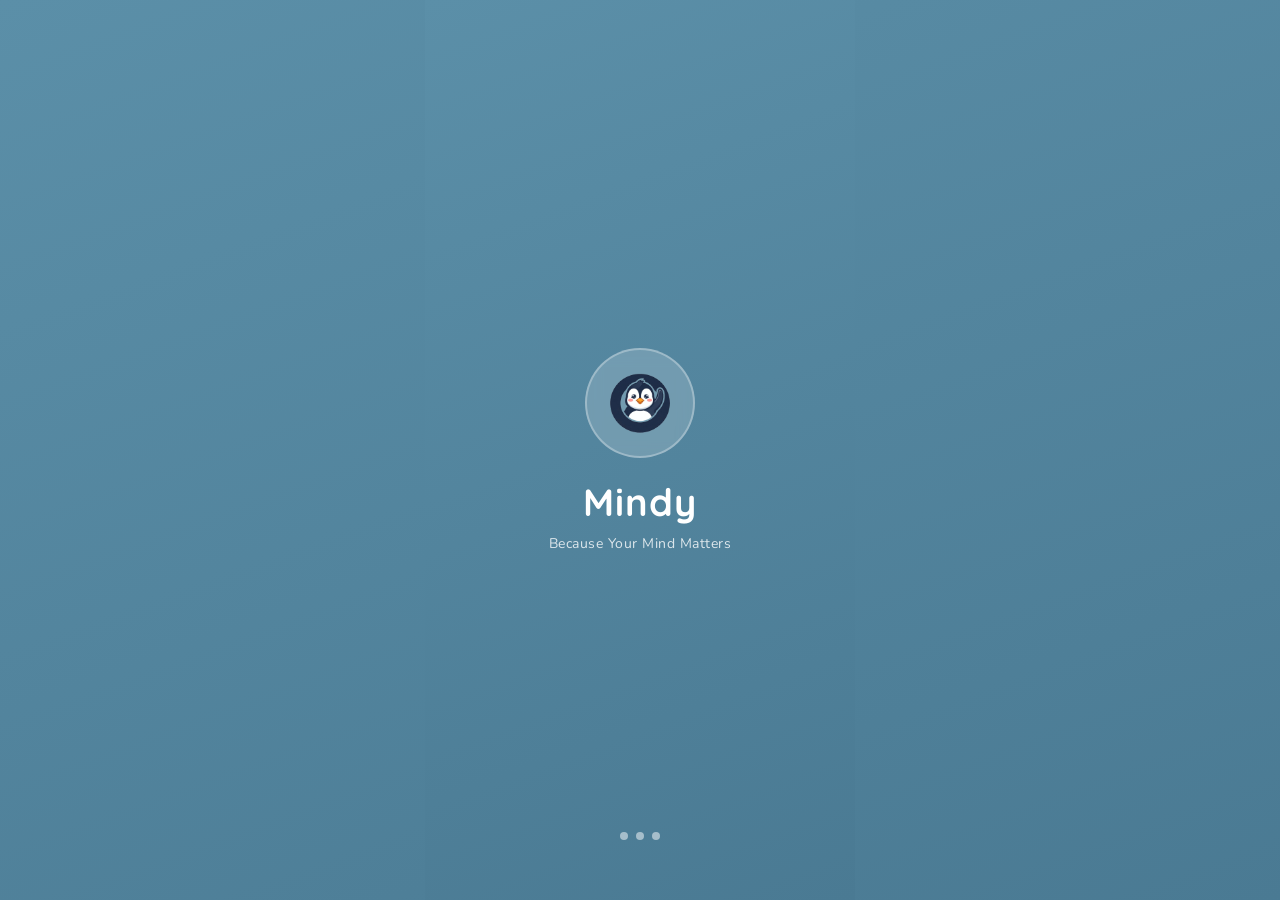
<file: index.html>
<!DOCTYPE html>
<html lang="id">
<head>
  <meta charset="UTF-8" />
  <meta name="viewport" content="width=device-width, initial-scale=1.0" />

  <!-- PWA -->
  <link rel="manifest" href="manifest.json" />
  <meta name="theme-color" content="#5B8FA8" />
  <meta name="apple-mobile-web-app-capable" content="yes" />
  <meta name="apple-mobile-web-app-status-bar-style" content="default" />
  <meta name="apple-mobile-web-app-title" content="Mindy" />
  <link rel="apple-touch-icon" href="assets/icons/pip-splash.svg" />

  <title>Mindy</title>
  <link rel="stylesheet" href="css/style.css" />
  <style>
    body {
      background: linear-gradient(160deg, #5B8FA8 0%, #4a7a93 100%);
    }

    .splash {
      flex: 1;
      display: flex;
      flex-direction: column;
      align-items: center;
      justify-content: center;
      min-height: 100dvh;
      background: linear-gradient(160deg, #5B8FA8 0%, #4a7a93 100%);
      position: relative;
    }

    .splash-logo {
        width: 110px;
        height: 110px;
        border-radius: 50%;
        background: rgba(255,255,255,0.18);
        display: flex;
        align-items: center;
        justify-content: center;
        border: 2px solid rgba(255,255,255,0.3);
        backdrop-filter: blur(8px);
        animation: pulse 2.5s ease-in-out infinite;
        overflow: hidden;
    }

    .splash-name {
      margin-top: 20px;
      font-size: 38px;
      font-weight: 700;
      color: #fff;
      font-family: var(--font-head);
      letter-spacing: 1px;
      animation: fadeUp 0.8s ease 0.3s both;
    }

    .splash-tagline {
      margin-top: 8px;
      font-size: 14px;
      color: rgba(255,255,255,0.8);
      letter-spacing: 0.5px;
      animation: fadeUp 0.8s ease 0.6s both;
    }

    .splash-dots {
      position: absolute;
      bottom: 60px;
      display: flex;
      gap: 8px;
      animation: fadeUp 0.8s ease 1s both;
    }

    .splash-dots span {
      width: 8px;
      height: 8px;
      border-radius: 50%;
      background: rgba(255,255,255,0.5);
    }

    .splash-dots span:nth-child(1) { animation: pulse 1.2s ease 0s infinite; }
    .splash-dots span:nth-child(2) { animation: pulse 1.2s ease 0.2s infinite; }
    .splash-dots span:nth-child(3) { animation: pulse 1.2s ease 0.4s infinite; }
  </style>
</head>
<body>
  <div class="app">
    <div class="splash">
      <div class="splash-logo">
        <img src="assets/icons/pip-splash.svg" width="80" height="80" alt="Pip" style="border-radius:50%;" />
      </div>
      <div class="splash-name">Mindy</div>
      <div class="splash-tagline">Because Your Mind Matters</div>
      <div class="splash-dots">
        <span></span>
        <span></span>
        <span></span>
      </div>
    </div>
  </div>

  <script src="js/app.js"></script>
  <script>
    // Auto redirect ke welcome setelah 2.8 detik
    setTimeout(() => {
      window.location.href = 'welcome.html';
    }, 2800);
  </script>
  <script>
  if ('serviceWorker' in navigator) {
    window.addEventListener('load', () => {
      navigator.serviceWorker.register('/sw.js')
        .then(() => console.log('SW registered'))
        .catch((e) => console.log('SW error:', e));
    });
  }
  </script>
</body>
</html>
</file>
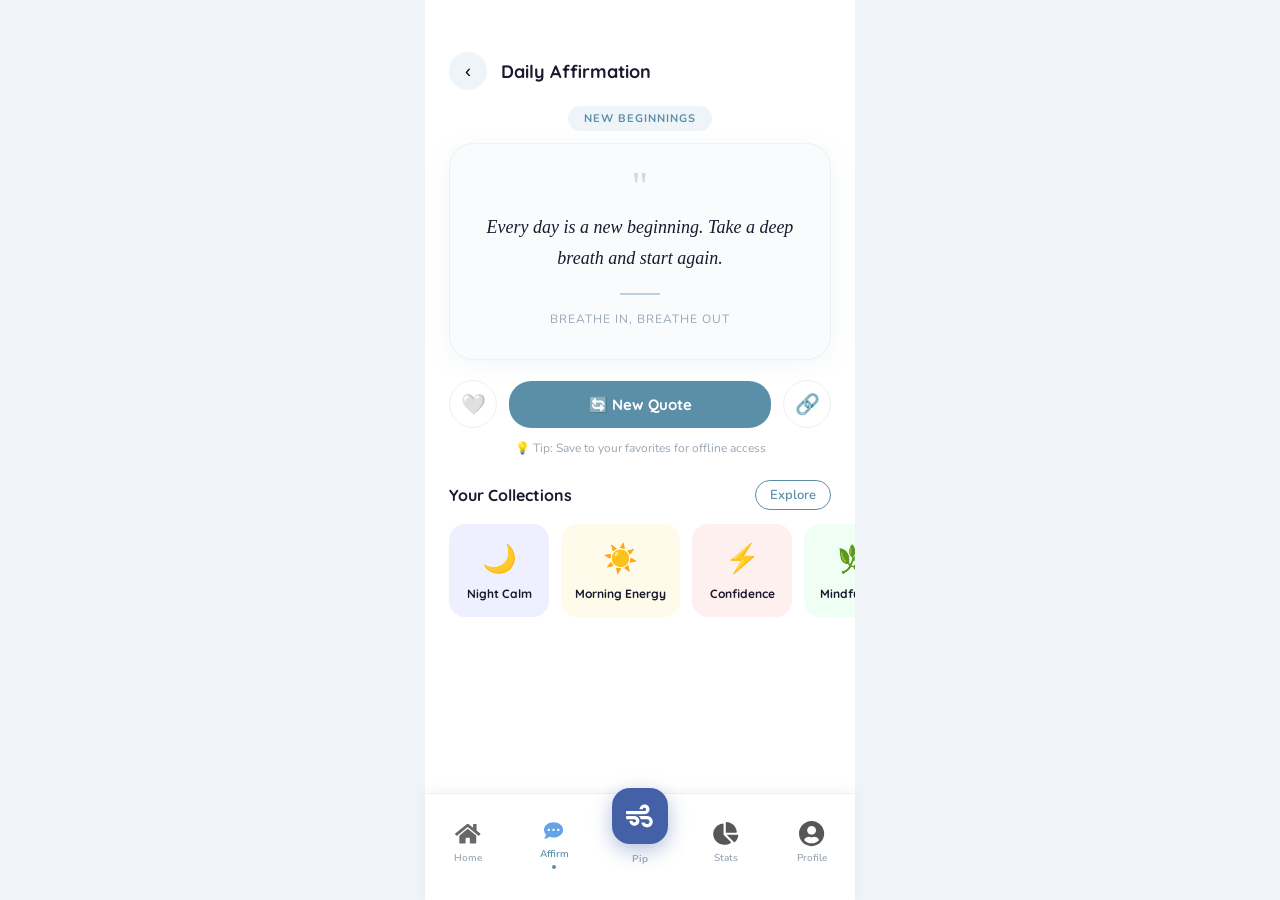
<file: boost.html>
<!DOCTYPE html>
<html lang="id">
<head>
  <meta charset="UTF-8" />
  <meta name="viewport" content="width=device-width, initial-scale=1.0" />
  <title>Mindy — Daily Boost</title>
  <link rel="stylesheet" href="css/style.css" />
  <style>
    .boost-header {
      padding: 52px 24px 16px;
      display: flex;
      align-items: center;
      gap: 14px;
    }

    .boost-header h1 {
      font-size: 18px;
      font-weight: 700;
      color: var(--text-dark);
      font-family: var(--font-head);
    }

    .category-badge {
      display: flex;
      justify-content: center;
      margin-bottom: 4px;
    }

    .badge {
      background: var(--primary-light);
      border-radius: 20px;
      padding: 5px 16px;
      font-size: 11px;
      font-weight: 700;
      color: var(--primary);
      letter-spacing: 1px;
    }

    .quote-card {
      margin: 12px 24px 0;
      background: #FAFBFC;
      border-radius: 24px;
      padding: 32px 24px;
      text-align: center;
      box-shadow: 0 4px 24px rgba(91,143,168,0.08);
      border: 1px solid var(--border);
    }

    .quote-mark {
      font-size: 40px;
      color: var(--primary);
      opacity: 0.3;
      font-family: Georgia, serif;
      line-height: 0.5;
      margin-bottom: 16px;
    }

    .quote-text {
      font-size: 18px;
      color: var(--text-dark);
      line-height: 1.7;
      font-family: Georgia, serif;
      font-style: italic;
      margin-bottom: 20px;
    }

    .quote-divider {
      width: 40px;
      height: 2px;
      background: var(--primary);
      margin: 0 auto 16px;
      opacity: 0.4;
    }

    .quote-sub {
      font-size: 12px;
      color: var(--text-light);
      letter-spacing: 1px;
      text-transform: uppercase;
    }

    /* Action buttons */
    .action-row {
      display: flex;
      gap: 12px;
      align-items: center;
      padding: 20px 24px 0;
    }

    .btn-circle {
      width: 48px;
      height: 48px;
      border-radius: 50%;
      border: 1.5px solid var(--border);
      background: var(--white);
      font-size: 20px;
      cursor: pointer;
      display: flex;
      align-items: center;
      justify-content: center;
      flex-shrink: 0;
      transition: all .2s;
    }

    .btn-circle.liked {
      background: #FFF0F0;
      border-color: #FADADD;
    }

    .btn-new {
      flex: 1;
      padding: 14px;
      background: var(--primary);
      color: var(--white);
      border: none;
      border-radius: var(--radius-lg);
      font-size: 15px;
      font-weight: 700;
      font-family: var(--font-head);
      cursor: pointer;
    }

    .tip {
      text-align: center;
      font-size: 12px;
      color: var(--text-light);
      padding: 12px 24px 0;
    }

    /* Collections */
    .collections-header {
      display: flex;
      justify-content: space-between;
      align-items: center;
      padding: 24px 24px 14px;
    }

    .collections-header span {
      font-size: 16px;
      font-weight: 700;
      color: var(--text-dark);
      font-family: var(--font-head);
    }

    .collections-header a {
      font-size: 13px;
      color: var(--primary);
      font-weight: 600;
      text-decoration: none;
    }

    .collections-scroll {
    display: flex;
    gap: 12px;
    overflow-x: auto;
    padding: 0 24px 16px;
    scrollbar-width: none;
    -webkit-overflow-scrolling: touch;
    cursor: grab;
    }

    .collections-scroll::-webkit-scrollbar { display: none; }

    .collection-item {
    min-width: 100px;
    border-radius: 16px;
    padding: 16px 14px;
    display: flex;
    flex-direction: column;
    align-items: center;
    gap: 8px;
    cursor: pointer;
    flex-shrink: 0;
    transition: transform .15s;
    user-select: none;
    }

    .collection-item:active { transform: scale(0.95); }

    .collections-scroll::-webkit-scrollbar { display: none; }

    .collection-item {
      background: #EEF0FF;
      border-radius: 16px;
      padding: 16px 14px;
      min-width: 100px;
      display: flex;
      flex-direction: column;
      align-items: center;
      gap: 8px;
      cursor: pointer;
      flex-shrink: 0;
    }

    .collection-item span.icon { font-size: 28px; }
    .collection-item span.name {
      font-size: 12px;
      font-weight: 700;
      color: var(--text-dark);
      font-family: var(--font-head);
      text-align: center;
    }

    /* Modal Collection */
    .modal-overlay {
        position: fixed;
        inset: 0;
        background: rgba(0,0,0,0);
        display: flex;
        align-items: flex-end;
        justify-content: center;
        z-index: 300;
        pointer-events: none;
        transition: background .3s ease;
    }

    .modal-overlay.show {
        background: rgba(0,0,0,0.4);
        pointer-events: all;
    }

    .modal-sheet {
        background: var(--white);
        border-radius: 24px 24px 0 0;
        padding: 24px 24px 40px;
        width: 100%;
        max-width: 430px;
        max-height: 80dvh;
        overflow-y: auto;
        transform: translateY(100%);
        transition: transform .35s cubic-bezier(0.32, 0.72, 0, 1);
    }

    .modal-overlay.show .modal-sheet {
        transform: translateY(0);
    }

    .modal-handle {
    width: 40px;
    height: 4px;
    background: #E2E8F0;
    border-radius: 2px;
    margin: 0 auto 16px;
    }

    .modal-title {
    font-size: 20px;
    font-weight: 700;
    color: var(--text-dark);
    font-family: var(--font-head);
    margin-bottom: 4px;
    }

    .modal-subtitle {
    font-size: 13px;
    color: var(--text-light);
    margin-bottom: 20px;
    }

    .collection-quote {
    background: #F7F9FC;
    border-radius: 16px;
    padding: 16px 18px;
    margin-bottom: 12px;
    }

    .collection-quote .q-text {
    font-size: 15px;
    color: var(--text-dark);
    line-height: 1.6;
    font-family: Georgia, serif;
    font-style: italic;
    margin-bottom: 8px;
    }

    .collection-quote .q-author {
    font-size: 13px;
    color: var(--text-light);
    font-weight: 600;
    }
  </style>
</head>
<body>
  <div class="app">
    <div class="screen">

      <!-- Header -->
      <div class="boost-header animate-fadeup">
        <button class="btn-icon" onclick="history.back()">‹</button>
        <h1>Daily Affirmation</h1>
      </div>

      <!-- Badge -->
      <div class="category-badge animate-fadeup" style="animation-delay:.1s;">
        <div class="badge" id="category-badge">NEW BEGINNINGS</div>
      </div>

      <!-- Quote Card -->
      <div class="quote-card animate-fadein" id="quote-card" style="animation-delay:.1s;">
        <div class="quote-mark">"</div>
        <div class="quote-text" id="quote-text">Every day is a new beginning. Take a deep breath and start again.</div>
        <div class="quote-divider"></div>
        <div class="quote-sub">breathe in, breathe out</div>
      </div>

      <!-- Actions -->
      <div class="action-row animate-fadeup" style="animation-delay:.2s;">
        <button class="btn-circle" id="like-btn" onclick="toggleLike()">🤍</button>
        <button class="btn-new" onclick="nextQuote()">🔄 New Quote</button>
        <button class="btn-circle">🔗</button>
      </div>

      <!-- Tip -->
      <div class="tip animate-fadeup" style="animation-delay:.25s;">
        💡 Tip: Save to your favorites for offline access
      </div>

      <!-- Collections -->
      <div class="collections-header animate-fadeup" style="animation-delay:.3s;">
        <span>Your Collections</span>
        <a href="wisdom.html" style="font-size:13px; color:var(--primary); font-weight:600; text-decoration:none; border:1px solid var(--primary); padding:5px 14px; border-radius:20px;">Explore</a>
      </div>
      <div class="collections-scroll animate-fadeup" style="animation-delay:.3s;">
        <div class="collection-item" style="background:#EEF0FF;" onclick="openCollection('Night Calm')">
            <span class="icon">🌙</span>
            <span class="name">Night Calm</span>
        </div>
        <div class="collection-item" style="background:#FFFBEA;" onclick="openCollection('Morning Energy')">
            <span class="icon">☀️</span>
            <span class="name">Morning Energy</span>
        </div>
        <div class="collection-item" style="background:#FFF0F0;" onclick="openCollection('Confidence')">
            <span class="icon">⚡</span>
            <span class="name">Confidence</span>
        </div>
        <div class="collection-item" style="background:#F0FFF4;" onclick="openCollection('Mindfulness')">
            <span class="icon">🌿</span>
            <span class="name">Mindfulness</span>
        </div>
      </div>

    </div>

    <nav class="bottom-nav" id="bottom-nav"></nav>
  </div>

  <script src="js/app.js"></script>
  <script>

    renderBottomNav('boost.html');

    const QUOTES = [
      { text: "Every day is a new beginning. Take a deep breath and start again.", category: "NEW BEGINNINGS" },
      { text: "You don't have to be perfect to be worthy of love and belonging.", category: "SELF LOVE" },
      { text: "Small steps every day lead to big changes over time.", category: "GROWTH" },
      { text: "It's okay to not be okay. What matters is that you keep going.", category: "RESILIENCE" },
      { text: "Your feelings are valid. You are allowed to take up space.", category: "VALIDATION" },
      { text: "Rest is not giving up. Rest is getting ready for what's next.", category: "SELF CARE" },
    ];

    let idx = 0;
    let liked = false;

    function nextQuote() {
      idx = (idx + 1) % QUOTES.length;
      liked = false;
      document.getElementById('like-btn').textContent = '🤍';
      document.getElementById('like-btn').classList.remove('liked');
      document.getElementById('quote-text').textContent = QUOTES[idx].text;
      document.getElementById('category-badge').textContent = QUOTES[idx].category;
    }

    function toggleLike() {
      liked = !liked;
      const btn = document.getElementById('like-btn');
      btn.textContent = liked ? '❤️' : '🤍';
      btn.classList.toggle('liked', liked);
    }

    const COLLECTIONS_DATA = {
        "Night Calm": {
            icon: "🌙",
            subtitle: "Quotes untuk menenangkan pikiran di malam hari",
            bg: "#EEF0FF",
            quotes: [
            { text: "Rest is not giving up. Rest is getting ready for what's next.", author: "Anonymous" },
            { text: "Sleep is the best meditation.", author: "Dalai Lama" },
            { text: "The night is the hardest time to be alive. But it's only 4 hours.", author: "Poppy Z. Brite" },
            { text: "Let the soft animal of your body love what it loves.", author: "Mary Oliver" },
            { text: "Tonight, be gentle with yourself.", author: "Anonymous" },
            ]
        },
        "Morning Energy": {
            icon: "☀️",
            subtitle: "Mulai hari dengan semangat dan energi positif",
            bg: "#FFFBEA",
            quotes: [
            { text: "Every morning we are born again. What we do today matters most.", author: "Buddha" },
            { text: "Today is a new beginning. Take a deep breath and start again.", author: "Anonymous" },
            { text: "The sun is new each day.", author: "Heraclitus" },
            { text: "With the new day comes new strength and new thoughts.", author: "Eleanor Roosevelt" },
            { text: "Morning is an important time of day — how you spend your morning can often tell you what kind of day you are going to have.", author: "Lemony Snicket" },
            ]
        },
        "Confidence": {
            icon: "⚡",
            subtitle: "Percaya diri dan kenali kekuatanmu",
            bg: "#FFF0F0",
            quotes: [
            { text: "You yourself, as much as anybody in the entire universe, deserve your love and affection.", author: "Buddha" },
            { text: "Believe you can and you're halfway there.", author: "Theodore Roosevelt" },
            { text: "You are enough, just as you are.", author: "Meghan Markle" },
            { text: "No one can make you feel inferior without your consent.", author: "Eleanor Roosevelt" },
            { text: "You have been criticizing yourself for years and it hasn't worked. Try approving of yourself.", author: "Louise Hay" },
            ]
        },
        "Mindfulness": {
            icon: "🌿",
            subtitle: "Hadir sepenuhnya di momen ini",
            bg: "#F0FFF4",
            quotes: [
            { text: "The present moment is the only moment available to us.", author: "Thich Nhat Hanh" },
            { text: "Peace comes from within. Do not seek it without.", author: "Buddha" },
            { text: "Wherever you are, be there totally.", author: "Eckhart Tolle" },
            { text: "In today's rush we all think too much, seek too much, want too much and forget about the joy of just being.", author: "Eckhart Tolle" },
            { text: "Mindfulness is a way of befriending ourselves and our experience.", author: "Jon Kabat-Zinn" },
            ]
        }
    };

    function openCollection(name) {
    const data = COLLECTIONS_DATA[name];
        if (!data) return;

        document.getElementById('modal-title').textContent = data.icon + ' ' + name;
        document.getElementById('modal-subtitle').textContent = data.subtitle;
        document.getElementById('modal-quotes').innerHTML = data.quotes.map(q => `
            <div class="collection-quote" style="background:${data.bg};">
            <div class="q-text">"${q.text}"</div>
            <div class="q-author">— ${q.author}</div>
            </div>
        `).join('');

        document.getElementById('collection-modal').classList.add('show');
    }

    function closeCollection(e) {
        if (e.target === document.getElementById('collection-modal')) {
            document.getElementById('collection-modal').classList.remove('show');
        }
    }
  </script>
  <script>
  // Drag scroll untuk collections
  const scroll = document.querySelector('.collections-scroll');
  let isDown = false, startX, scrollLeft;

  scroll.addEventListener('mousedown', (e) => {
    isDown = true;
    scroll.style.cursor = 'grabbing';
    startX = e.pageX - scroll.offsetLeft;
    scrollLeft = scroll.scrollLeft;
  });

  scroll.addEventListener('mouseleave', () => { isDown = false; scroll.style.cursor = 'grab'; });
  scroll.addEventListener('mouseup',    () => { isDown = false; scroll.style.cursor = 'grab'; });
  scroll.addEventListener('mousemove',  (e) => {
    if (!isDown) return;
    e.preventDefault();
    const x = e.pageX - scroll.offsetLeft;
    scroll.scrollLeft = scrollLeft - (x - startX) * 1.5;
  });
</script>
<!-- Collection Modal -->
<div class="modal-overlay" id="collection-modal" onclick="closeCollection(event)">
  <div class="modal-sheet">
    <div class="modal-handle"></div>
    <div class="modal-title" id="modal-title"></div>
    <div class="modal-subtitle" id="modal-subtitle"></div>
    <div id="modal-quotes"></div>
  </div>
</div>
</body>
</html>
</file>
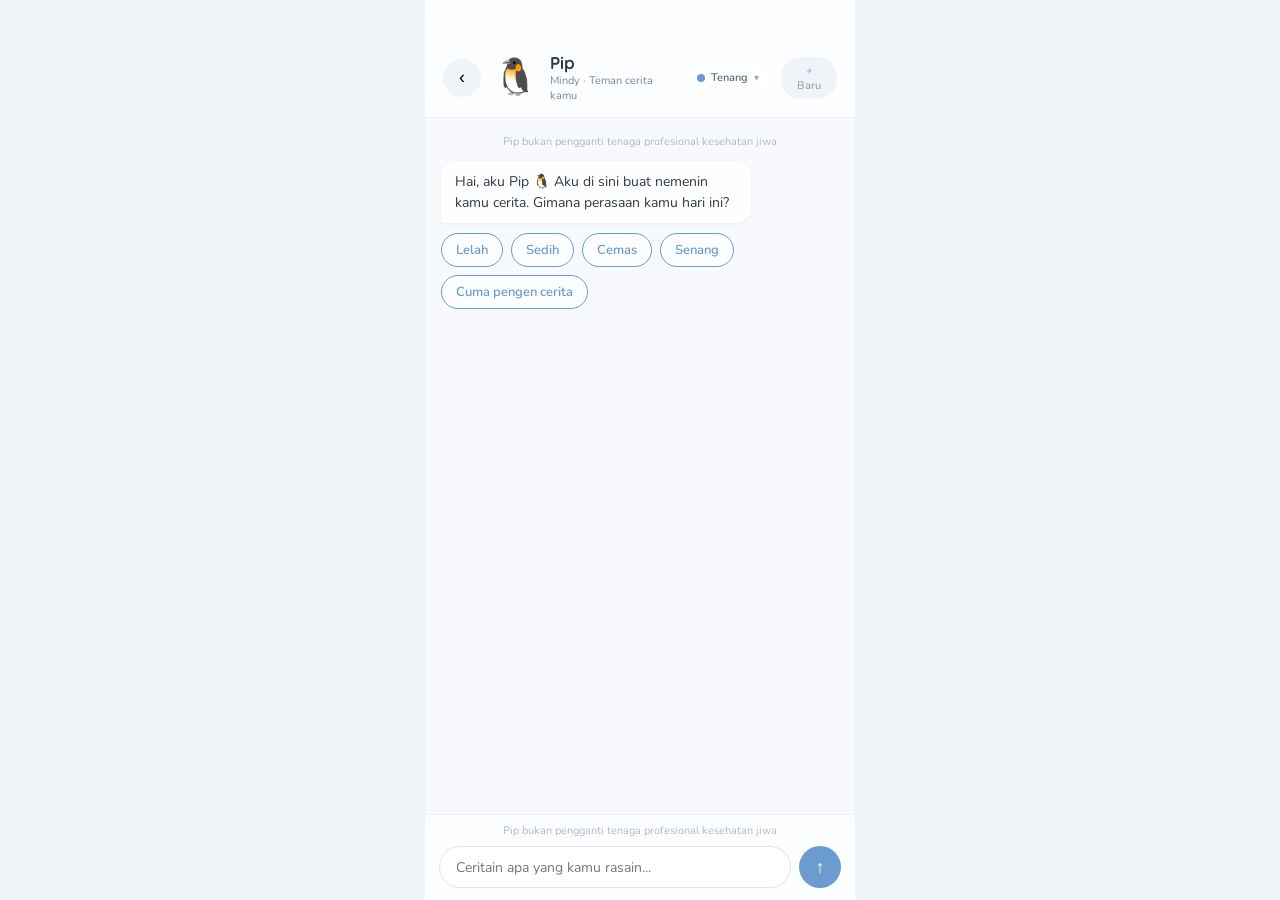
<file: chat.html>
<!DOCTYPE html>
<html lang="id">
<head>
  <meta charset="UTF-8" />
  <meta name="viewport" content="width=device-width, initial-scale=1.0" />
  <title>Mindy — Chat dengan Pip</title>
  <link rel="stylesheet" href="css/style.css" />
  <style>
    .chat-screen {
      flex: 1;
      display: flex;
      flex-direction: column;
      height: 100dvh;
      overflow: hidden;
      transition: background .8s ease;
    }

    /* Header */
    .chat-header {
      display: flex;
      align-items: center;
      gap: 12px;
      padding: 52px 18px 14px;
      background: rgba(255,255,255,0.6);
      backdrop-filter: blur(8px);
      border-bottom: 1px solid rgba(0,0,0,0.05);
      flex-shrink: 0;
    }

    .pip-avatar {
      font-size: 36px;
      animation: pipBob 4s ease-in-out infinite;
      flex-shrink: 0;
    }

    .pip-info .pip-name {
      font-size: 17px;
      font-weight: 700;
      color: #2D3A4A;
      font-family: var(--font-head);
    }

    .pip-info .pip-status {
      font-size: 11px;
      color: #7A8899;
    }

    .mood-pill {
      margin-left: auto;
      display: flex;
      align-items: center;
      gap: 6px;
      background: rgba(255,255,255,0.7);
      padding: 4px 10px;
      border-radius: 20px;
      border: none;
      cursor: pointer;
      font-family: var(--font-main);
    }

    .mood-pill .dot {
      width: 8px;
      height: 8px;
      border-radius: 50%;
    }

    .mood-pill .label {
      font-size: 11px;
      color: #5A6A7D;
      font-weight: 600;
    }

    .btn-new-chat {
      background: #F0F4F8;
      border: none;
      border-radius: 20px;
      padding: 6px 12px;
      font-size: 11px;
      color: #9AA7B5;
      cursor: pointer;
      font-family: var(--font-main);
      font-weight: 600;
    }

    /* Mood Stats Panel */
    .mood-stats {
      display: none;
      padding: 12px 16px;
      border-bottom: 1px solid rgba(0,0,0,0.05);
      background: rgba(255,255,255,0.5);
      flex-shrink: 0;
    }

    .mood-stats.show { display: block; }

    .mood-stats-title {
      font-size: 12px;
      font-weight: 700;
      color: #2D3A4A;
      margin-bottom: 6px;
    }

    .mood-now {
      font-size: 12px;
      color: #5A6A7D;
      margin-bottom: 10px;
    }

    .mood-bar-item {
      margin-bottom: 6px;
    }

    .mood-bar-label {
      display: flex;
      justify-content: space-between;
      font-size: 11px;
      color: #5A6A7D;
      margin-bottom: 2px;
    }

    .mood-bar-track {
      height: 6px;
      background: rgba(0,0,0,0.06);
      border-radius: 3px;
      overflow: hidden;
    }

    .mood-bar-fill {
      height: 100%;
      border-radius: 3px;
      transition: width .4s;
    }

    /* Messages */
    .messages {
      flex: 1;
      overflow-y: auto;
      padding: 16px 16px 8px;
      min-height: 0;
    }

    .msg-row {
      display: flex;
      margin-bottom: 10px;
    }

    .msg-row.user { justify-content: flex-end; }
    .msg-row.assistant { justify-content: flex-start; }

    .bubble {
      max-width: 78%;
      padding: 10px 14px;
      border-radius: 16px;
      font-size: 14px;
      line-height: 1.5;
      box-shadow: 0 1px 4px rgba(0,0,0,0.05);
    }

    .bubble.user {
      background: #6C9BCF;
      color: #fff;
      border-bottom-right-radius: 4px;
    }

    .bubble.assistant {
      background: rgba(255,255,255,0.92);
      color: #2D3A4A;
      border-bottom-left-radius: 4px;
    }

    .disclaimer {
      text-align: center;
      font-size: 11px;
      color: #B0BAC5;
      padding: 0 16px 12px;
    }

    /* Loading dots */
    .loading-dots {
      display: none;
      gap: 4px;
      padding: 4px 8px;
    }

    .loading-dots.show { display: flex; }

    .loading-dots span {
      width: 7px;
      height: 7px;
      border-radius: 50%;
      background: #6C9BCF;
      opacity: 0.5;
      animation: pipDot 1.2s infinite;
    }

    .loading-dots span:nth-child(2) { animation-delay: .2s; }
    .loading-dots span:nth-child(3) { animation-delay: .4s; }

    @keyframes pipDot {
      0%,100% { opacity:.3; transform:translateY(0); }
      50%      { opacity:.9; transform:translateY(-3px); }
    }

    /* Breathing bubble */
    .breathing-bubble {
      display: none;
      background: rgba(255,255,255,0.85);
      border-radius: 20px;
      padding: 18px 16px;
      text-align: center;
      border: 1px solid rgba(108,155,207,0.25);
      margin: 6px 0;
    }

    .breathing-bubble.show { display: block; }

    .breath-circle {
      width: 70px;
      height: 70px;
      margin: 4px auto 10px;
      border-radius: 50%;
      background: radial-gradient(circle, #A5C9CA, #6C9BCF);
      animation: pipBreathe 12s ease-in-out infinite;
    }

    @keyframes pipBreathe {
      0%,100% { transform: scale(1); }
      50%      { transform: scale(1.6); }
    }

    .breath-phase {
      font-size: 14px;
      color: #3D4F63;
      font-weight: 600;
    }

    .breath-sub {
      font-size: 12px;
      color: #7A8899;
      margin-top: 2px;
    }

    .breath-close {
      margin-top: 10px;
      font-size: 12px;
      color: #6C9BCF;
      background: none;
      border: none;
      cursor: pointer;
      font-family: var(--font-main);
    }

    /* Quick moods */
    .quick-moods {
      display: flex;
      flex-wrap: wrap;
      gap: 8px;
      margin-top: 6px;
    }

    .quick-btn {
      border: 1px solid #6C9BCF;
      background: rgba(255,255,255,0.7);
      color: #6C9BCF;
      border-radius: 18px;
      padding: 7px 14px;
      font-size: 13px;
      cursor: pointer;
      font-family: var(--font-main);
      font-weight: 600;
    }

    /* Input */
    .chat-input-wrap {
      flex-shrink: 0;
      border-top: 1px solid rgba(0,0,0,0.05);
      background: rgba(255,255,255,0.6);
      backdrop-filter: blur(8px);
      padding: 8px 14px 12px;
    }

    .disclaimer-input {
      text-align: center;
      font-size: 11px;
      color: #B0BAC5;
      padding-bottom: 8px;
    }

    .input-row {
      display: flex;
      gap: 8px;
    }

    .chat-input {
      flex: 1;
      border: 1px solid rgba(0,0,0,0.1);
      border-radius: 22px;
      padding: 10px 16px;
      font-size: 14px;
      outline: none;
      font-family: var(--font-main);
      background: rgba(255,255,255,0.9);
      color: #2D3A4A;
    }

    .send-btn {
      border: none;
      border-radius: 50%;
      width: 42px;
      height: 42px;
      cursor: pointer;
      background: #6C9BCF;
      color: #fff;
      font-size: 18px;
      flex-shrink: 0;
      transition: opacity .2s, background .4s;
    }

    .send-btn:disabled { opacity: 0.5; cursor: not-allowed; }

    /* Crisis screen */
    .crisis-screen {
      display: none;
      flex: 1;
      flex-direction: column;
      align-items: center;
      justify-content: center;
      background: linear-gradient(160deg, #FBEEEE, #F6E0E0);
      padding: 28px;
      text-align: center;
    }

    .crisis-screen.show { display: flex; }

    .crisis-pip { font-size: 64px; animation: pipBob 4s ease-in-out infinite; }

    .crisis-title {
      font-size: 22px;
      font-weight: 700;
      color: #9C3D3D;
      font-family: var(--font-head);
      margin: 10px 0 6px;
    }

    .crisis-desc {
      color: #6B4B4B;
      font-size: 14px;
      line-height: 1.6;
      max-width: 340px;
      margin: 0 auto 16px;
    }

    .crisis-hotline {
      background: #fff;
      border-radius: 14px;
      padding: 14px 18px;
      box-shadow: 0 4px 18px rgba(0,0,0,0.06);
      margin-bottom: 16px;
    }

    .crisis-number {
      font-weight: 700;
      color: #C25B5B;
      font-size: 20px;
    }

    .crisis-label {
      font-size: 12px;
      color: #7A8899;
      margin-top: 2px;
    }

    .btn-back-pip {
      background: none;
      border: 1px solid #9C3D3D;
      color: #9C3D3D;
      border-radius: 20px;
      padding: 8px 20px;
      cursor: pointer;
      font-family: var(--font-main);
      font-size: 13px;
    }
  </style>
</head>
<body>
  <div class="app">

    <!-- Crisis Screen -->
    <div class="crisis-screen" id="crisis-screen">
      <div class="crisis-pip">🐧</div>
      <h2 class="crisis-title">Kamu nggak sendirian</h2>
      <p class="crisis-desc">Aku cuma AI dan nggak bisa kasih bantuan darurat. Tapi kamu sangat berharga. Hubungi orang yang kamu percaya atau layanan ini:</p>
      <div class="crisis-hotline">
        <div class="crisis-number">119 ext. 8</div>
        <div class="crisis-label">Hotline Kesehatan Jiwa Kemenkes RI</div>
      </div>
      <button class="btn-back-pip" onclick="hideCrisis()">Kembali ke Pip</button>
    </div>

    <!-- Chat Screen -->
    <div class="chat-screen" id="chat-screen">

      <!-- Header -->
      <div class="chat-header">
        <button class="btn-icon" onclick="window.location.href='home.html'" style="flex-shrink:0;">‹</button>
        <div class="pip-avatar">🐧</div>
        <div class="pip-info">
          <div class="pip-name">Pip</div>
          <div class="pip-status" id="pip-status">Mindy · Teman cerita kamu</div>
        </div>
        <button class="mood-pill" id="mood-pill" onclick="toggleStats()">
          <span class="dot" id="mood-dot" style="background:#6C9BCF;"></span>
          <span class="label" id="mood-label">Tenang</span>
          <span style="font-size:10px; color:#9AA7B5;">▾</span>
        </button>
        <button class="btn-new-chat" onclick="newChat()">+ Baru</button>
      </div>

      <!-- Mood Stats -->
      <div class="mood-stats" id="mood-stats">
        <div class="mood-stats-title">Kondisi kamu sesi ini</div>
        <div class="mood-now" id="mood-now">Sekarang: <b>Tenang</b></div>
        <div id="mood-bars"></div>
      </div>

      <!-- Messages -->
      <div class="messages" id="messages">
        <div class="disclaimer">Pip bukan pengganti tenaga profesional kesehatan jiwa</div>
        <!-- Messages will be rendered here -->
        <div class="quick-moods" id="quick-moods">
          <button class="quick-btn" onclick="sendMsg('Lelah')">Lelah</button>
          <button class="quick-btn" onclick="sendMsg('Sedih')">Sedih</button>
          <button class="quick-btn" onclick="sendMsg('Cemas')">Cemas</button>
          <button class="quick-btn" onclick="sendMsg('Senang')">Senang</button>
          <button class="quick-btn" onclick="sendMsg('Cuma pengen cerita')">Cuma pengen cerita</button>
        </div>
      </div>

      <!-- Loading -->
      <div class="loading-dots" id="loading-dots">
        <span></span><span></span><span></span>
      </div>

      <!-- Breathing -->
      <div class="breathing-bubble" id="breathing-bubble">
        <div class="breath-circle"></div>
        <div class="breath-phase" id="breath-phase">Tarik napas...</div>
        <div class="breath-sub">Ikuti irama lingkarannya ya 🐧</div>
        <button class="breath-close" onclick="closeBreath()">Tutup</button>
      </div>

      <!-- Input -->
      <div class="chat-input-wrap">
        <div class="disclaimer-input">Pip bukan pengganti tenaga profesional kesehatan jiwa</div>
        <div class="input-row">
          <input type="text" class="chat-input" id="chat-input"
            placeholder="Ceritain apa yang kamu rasain..."
            onkeydown="if(event.key==='Enter') sendMsg()" />
          <button class="send-btn" id="send-btn" onclick="sendMsg()">↑</button>
        </div>
      </div>

    </div>

  </div>

  <script src="js/app.js"></script>
  <script src="js/chat.js"></script>
</body>
</html>
</file>
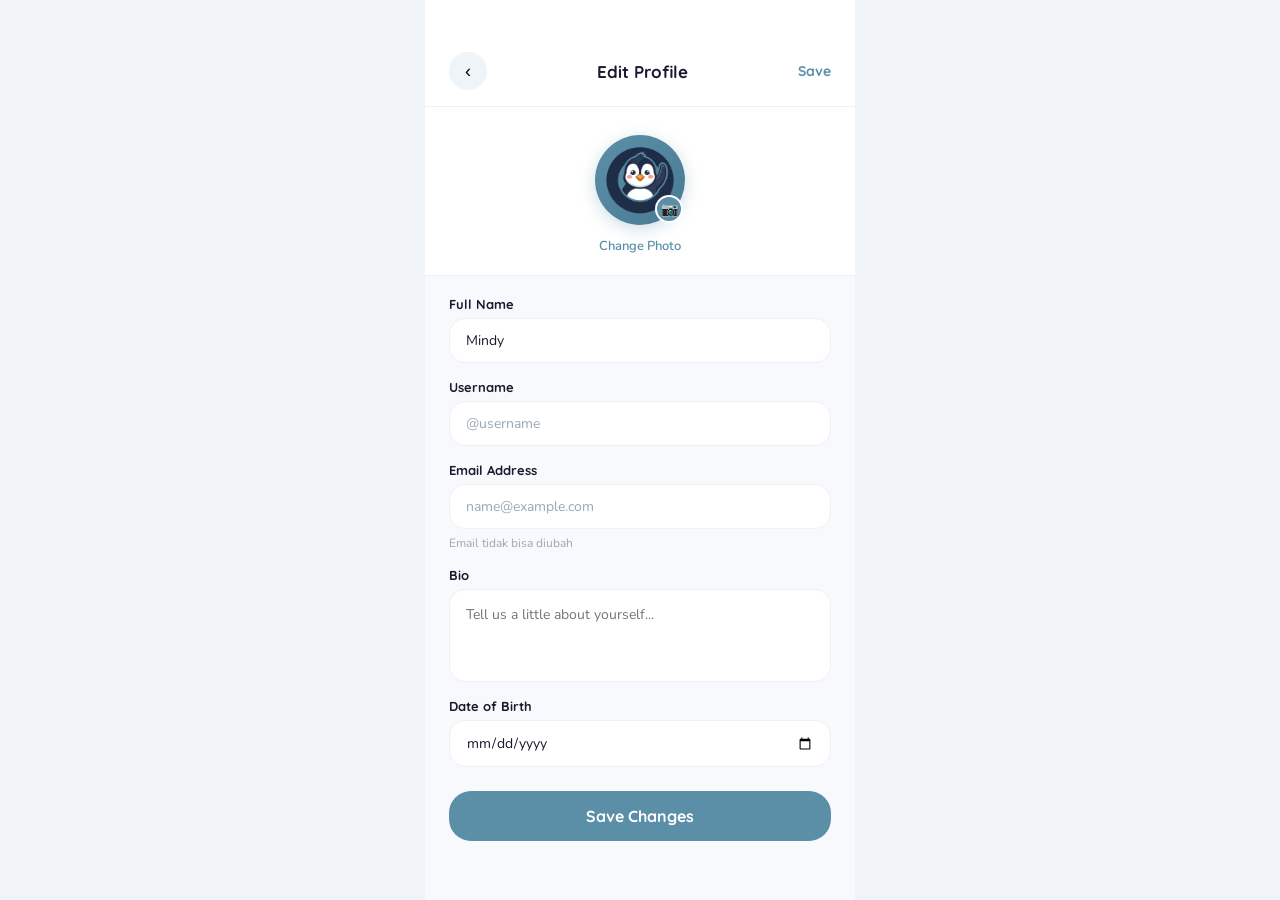
<file: edit-profile.html>
<!DOCTYPE html>
<html lang="id">
<head>
  <meta charset="UTF-8" />
  <meta name="viewport" content="width=device-width, initial-scale=1.0" />
  <title>Mindy — Edit Profile</title>
  <link rel="stylesheet" href="css/style.css" />
  <style>
    .edit-screen {
      flex: 1;
      display: flex;
      flex-direction: column;
      background: #F7F9FC;
      min-height: 100dvh;
      overflow-y: auto;
    }

    .edit-header {
      background: #fff;
      padding: 52px 24px 16px;
      display: flex;
      align-items: center;
      justify-content: space-between;
      border-bottom: 1px solid var(--border);
    }

    .edit-header h1 {
      font-size: 17px;
      font-weight: 700;
      color: var(--text-dark);
      font-family: var(--font-head);
    }

    .btn-save-header {
      background: none;
      border: none;
      font-size: 14px;
      font-weight: 700;
      color: var(--primary);
      cursor: pointer;
      font-family: var(--font-head);
    }

    /* Avatar */
    .avatar-section {
      display: flex;
      flex-direction: column;
      align-items: center;
      padding: 28px 24px 20px;
      background: #fff;
      border-bottom: 1px solid var(--border);
    }

    .avatar-wrap {
      position: relative;
      margin-bottom: 12px;
    }

    .avatar-circle {
      width: 90px;
      height: 90px;
      border-radius: 50%;
      background: linear-gradient(135deg, #5B8FA8, #4a7a93);
      display: flex;
      align-items: center;
      justify-content: center;
      overflow: hidden;
      box-shadow: 0 4px 16px rgba(91,143,168,0.3);
    }

    .avatar-circle img {
      width: 100%;
      height: 100%;
      object-fit: cover;
    }

    .avatar-cam {
      position: absolute;
      bottom: 2px;
      right: 2px;
      width: 28px;
      height: 28px;
      border-radius: 50%;
      background: var(--primary);
      display: flex;
      align-items: center;
      justify-content: center;
      border: 2px solid #fff;
      cursor: pointer;
      font-size: 14px;
    }

    .avatar-hint {
      font-size: 13px;
      color: var(--primary);
      font-weight: 600;
      cursor: pointer;
    }

    /* Form */
    .edit-form {
      padding: 20px 24px;
      display: flex;
      flex-direction: column;
      gap: 16px;
    }

    .field-wrap {
      display: flex;
      flex-direction: column;
      gap: 6px;
    }

    .field-label {
      font-size: 13px;
      font-weight: 700;
      color: var(--text-dark);
      font-family: var(--font-head);
    }

    .input-wrap {
      display: flex;
      align-items: center;
      background: #fff;
      border: 1.5px solid var(--border);
      border-radius: var(--radius-md);
      padding: 12px 16px;
      gap: 10px;
      transition: border-color .2s;
    }

    .input-wrap:focus-within {
      border-color: var(--primary);
      box-shadow: 0 0 0 3px rgba(91,143,168,0.12);
    }

    .input-wrap input {
      flex: 1;
      border: none;
      outline: none;
      font-size: 14px;
      font-family: var(--font-main);
      color: var(--text-dark);
      background: transparent;
    }

    .input-wrap input::placeholder { color: var(--text-light); }

    .input-wrap input:disabled {
      color: var(--text-light);
      cursor: not-allowed;
    }

    .field-hint {
      font-size: 12px;
      color: var(--text-light);
    }

    /* Success toast */
    .toast {
      position: fixed;
      bottom: 100px;
      left: 50%;
      transform: translateX(-50%) translateY(20px);
      background: #2D3A4A;
      color: #fff;
      padding: 12px 24px;
      border-radius: 24px;
      font-size: 14px;
      font-weight: 600;
      opacity: 0;
      transition: all .3s ease;
      z-index: 999;
      white-space: nowrap;
    }

    .toast.show {
      opacity: 1;
      transform: translateX(-50%) translateY(0);
    }
  </style>
</head>
<body>
  <div class="app">
    <div class="edit-screen">

      <!-- Header -->
      <div class="edit-header">
        <button class="btn-icon" onclick="history.back()">‹</button>
        <h1>Edit Profile</h1>
        <button class="btn-save-header" onclick="saveChanges()">Save</button>
      </div>

      <!-- Avatar -->
      <div class="avatar-section">
        <div class="avatar-wrap">
          <div class="avatar-circle">
            <img src="assets/icons/pip-splash.svg" id="avatar-img" alt="Pip" />
          </div>
          <div class="avatar-cam">📷</div>
        </div>
        <div class="avatar-hint">Change Photo</div>
      </div>

      <!-- Form -->
      <div class="edit-form">

        <!-- Full Name -->
        <div class="field-wrap">
          <div class="field-label">Full Name</div>
          <div class="input-wrap">
            <input type="text" id="input-name" placeholder="Your full name" />
          </div>
        </div>

        <!-- Username -->
        <div class="field-wrap">
          <div class="field-label">Username</div>
          <div class="input-wrap">
            <input type="text" id="input-username" placeholder="@username" />
          </div>
        </div>

        <!-- Email -->
        <div class="field-wrap">
          <div class="field-label">Email Address</div>
          <div class="input-wrap">
            <input type="email" id="input-email" placeholder="name@example.com" disabled
              style="color:var(--text-light);" />
          </div>
          <div class="field-hint">Email tidak bisa diubah</div>
        </div>

        <!-- Bio -->
        <div class="field-wrap">
          <div class="field-label">Bio</div>
          <div class="input-wrap" style="align-items:flex-start; padding-top:14px; padding-bottom:14px;">
            <textarea id="input-bio" placeholder="Tell us a little about yourself..."
              rows="3"
              style="flex:1; border:none; outline:none; font-size:14px;
              font-family:var(--font-main); color:var(--text-dark);
              background:transparent; resize:none; line-height:1.5;"></textarea>
          </div>
        </div>

        <!-- Date of Birth -->
        <div class="field-wrap">
          <div class="field-label">Date of Birth</div>
          <div class="input-wrap">
            <input type="date" id="input-dob"
              style="flex:1; border:none; outline:none; font-size:14px;
              font-family:var(--font-main); color:var(--text-dark); background:transparent;" />
          </div>
        </div>

        <!-- Save Button -->
        <button class="btn btn-primary" onclick="saveChanges()" style="margin-top:8px;">
          Save Changes
        </button>

      </div>

    </div>
  </div>

  <!-- Toast -->
  <div class="toast" id="toast">✅ Profile updated!</div>

  <script src="js/app.js"></script>
  <script>
    // Load existing data
    const user    = Storage.get('mindyUser', {});
    const profile = getProfile();
    const extra   = Storage.get('mindyProfileExtra', {});

    document.getElementById('input-name').value     = profile.name     || '';
    document.getElementById('input-username').value = extra.username   || '';
    document.getElementById('input-email').value    = user.email       || '';
    document.getElementById('input-bio').value      = extra.bio        || '';
    document.getElementById('input-dob').value      = extra.dob        || '';

    function saveChanges() {
      const name     = document.getElementById('input-name').value.trim();
      const username = document.getElementById('input-username').value.trim();
      const bio      = document.getElementById('input-bio').value.trim();
      const dob      = document.getElementById('input-dob').value;

      if (!name) {
        document.getElementById('input-name').focus();
        return;
      }

      // Save profile
      saveProfile({ name, joined: profile.joined });

      // Save extra data
      Storage.set('mindyProfileExtra', { username, bio, dob });

      // Update user name
      if (user) {
        user.name = name;
        Storage.set('mindyUser', user);
      }

      // Show toast
      const toast = document.getElementById('toast');
      toast.classList.add('show');
      setTimeout(() => {
        toast.classList.remove('show');
        setTimeout(() => history.back(), 300);
      }, 1500);
    }
  </script>
</body>
</html>
</file>
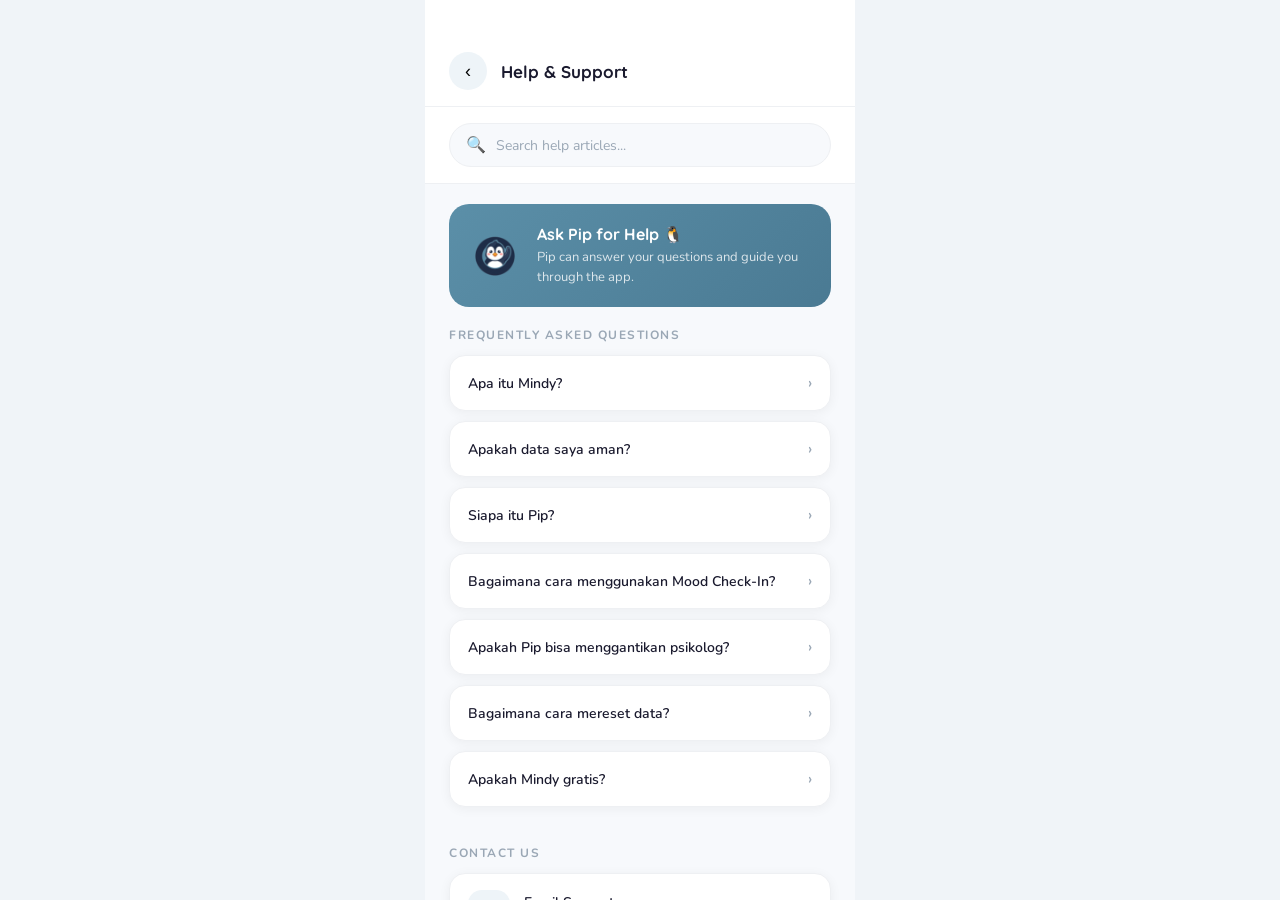
<file: help.html>
<!DOCTYPE html>
<html lang="id">
<head>
  <meta charset="UTF-8" />
  <meta name="viewport" content="width=device-width, initial-scale=1.0" />
  <title>Mindy — Help & Support</title>
  <link rel="stylesheet" href="css/style.css" />
  <style>
    .help-screen {
      flex: 1;
      display: flex;
      flex-direction: column;
      background: #F7F9FC;
      min-height: 100dvh;
      overflow-y: auto;
    }

    .help-header {
      background: #fff;
      padding: 52px 24px 16px;
      display: flex;
      align-items: center;
      gap: 14px;
      border-bottom: 1px solid var(--border);
    }

    .help-header h1 {
      font-size: 17px;
      font-weight: 700;
      color: var(--text-dark);
      font-family: var(--font-head);
    }

    /* Search */
    .search-wrap {
      padding: 16px 24px;
      background: #fff;
      border-bottom: 1px solid var(--border);
    }

    .search-input-wrap {
      display: flex;
      align-items: center;
      background: #F7F9FC;
      border: 1.5px solid var(--border);
      border-radius: var(--radius-lg);
      padding: 10px 16px;
      gap: 10px;
    }

    .search-input-wrap input {
      flex: 1;
      border: none;
      outline: none;
      font-size: 14px;
      font-family: var(--font-main);
      color: var(--text-dark);
      background: transparent;
    }

    .search-input-wrap input::placeholder { color: var(--text-light); }

    /* Section */
    .help-section { padding: 20px 24px 0; }

    .section-label {
      font-size: 12px;
      font-weight: 700;
      color: var(--text-light);
      letter-spacing: 1.5px;
      text-transform: uppercase;
      margin-bottom: 12px;
    }

    /* FAQ */
    .faq-item {
      background: #fff;
      border-radius: var(--radius-md);
      margin-bottom: 10px;
      border: 1px solid var(--border);
      box-shadow: var(--shadow-sm);
      overflow: hidden;
    }

    .faq-question {
      padding: 16px 18px;
      display: flex;
      align-items: center;
      justify-content: space-between;
      cursor: pointer;
      font-size: 14px;
      font-weight: 600;
      color: var(--text-dark);
    }

    .faq-arrow {
      font-size: 16px;
      color: var(--text-light);
      transition: transform .3s;
      flex-shrink: 0;
    }

    .faq-item.open .faq-arrow { transform: rotate(90deg); }

    .faq-answer {
      max-height: 0;
      overflow: hidden;
      transition: max-height .3s ease;
      font-size: 13px;
      color: var(--text-mid);
      line-height: 1.7;
      padding: 0 18px;
    }

    .faq-item.open .faq-answer {
      max-height: 200px;
      padding: 0 18px 16px;
    }

    /* Contact */
    .contact-item {
      background: #fff;
      border-radius: var(--radius-md);
      padding: 16px 18px;
      display: flex;
      align-items: center;
      gap: 14px;
      margin-bottom: 10px;
      border: 1px solid var(--border);
      box-shadow: var(--shadow-sm);
      cursor: pointer;
      text-decoration: none;
      transition: transform .15s;
    }

    .contact-item:active { transform: scale(0.98); }

    .contact-icon {
      width: 42px;
      height: 42px;
      border-radius: 14px;
      display: flex;
      align-items: center;
      justify-content: center;
      font-size: 20px;
      flex-shrink: 0;
    }

    .contact-name {
      font-size: 14px;
      font-weight: 600;
      color: var(--text-dark);
    }

    .contact-desc {
      font-size: 12px;
      color: var(--text-light);
      margin-top: 2px;
    }

    .contact-arrow {
      font-size: 18px;
      color: #C8D4DE;
      margin-left: auto;
    }

    /* Pip card */
    .pip-help-card {
      margin: 20px 24px 0;
      background: linear-gradient(135deg, #5B8FA8, #4a7a93);
      border-radius: 20px;
      padding: 20px;
      display: flex;
      align-items: center;
      gap: 16px;
      cursor: pointer;
      text-decoration: none;
    }

    .pip-help-card:active { transform: scale(0.98); }

    .pip-help-text h3 {
      font-size: 16px;
      font-weight: 700;
      color: #fff;
      font-family: var(--font-head);
      margin-bottom: 4px;
    }

    .pip-help-text p {
      font-size: 13px;
      color: rgba(255,255,255,0.8);
      line-height: 1.5;
    }

    /* Version */
    .version-info {
      text-align: center;
      padding: 24px;
      font-size: 12px;
      color: var(--text-light);
    }
  </style>
</head>
<body>
  <div class="app">
    <div class="help-screen">

      <!-- Header -->
      <div class="help-header">
        <button class="btn-icon" onclick="history.back()">‹</button>
        <h1>Help & Support</h1>
      </div>

      <!-- Search -->
      <div class="search-wrap">
        <div class="search-input-wrap">
          <span style="font-size:16px;">🔍</span>
          <input type="text" placeholder="Search help articles..." id="search-input"
            oninput="filterFAQ()" />
        </div>
      </div>

      <!-- Ask Pip -->
      <a href="chat.html" class="pip-help-card">
        <img src="assets/icons/pip-splash.svg" width="52" height="52"
          style="border-radius:50%;object-fit:cover;flex-shrink:0;" />
        <div class="pip-help-text">
          <h3>Ask Pip for Help 🐧</h3>
          <p>Pip can answer your questions and guide you through the app.</p>
        </div>
      </a>

      <!-- FAQ -->
      <div class="help-section">
        <div class="section-label">Frequently Asked Questions</div>
        <div id="faq-list"></div>
      </div>

      <!-- Contact -->
      <div class="help-section" style="margin-top:8px;">
        <div class="section-label">Contact Us</div>

        <a class="contact-item" href="mailto:support@mindy.app">
          <div class="contact-icon" style="background:#EEF4F8;">
            <img src="assets/icons/icon-email.svg" width="20" height="20" style="opacity:0.6;" />
          </div>
          <div>
            <div class="contact-name">Email Support</div>
            <div class="contact-desc">support@mindy.app — reply within 24 hours</div>
          </div>
          <div class="contact-arrow">›</div>
        </a>

        <a class="contact-item" href="#">
          <div class="contact-icon" style="background:#F0FFF4;">💬</div>
          <div>
            <div class="contact-name">Live Chat</div>
            <div class="contact-desc">Chat with our support team</div>
          </div>
          <div class="contact-arrow">›</div>
        </a>

        <a class="contact-item" href="#">
          <div class="contact-icon" style="background:#FFF8E6;">📖</div>
          <div>
            <div class="contact-name">Documentation</div>
            <div class="contact-desc">Browse our help articles</div>
          </div>
          <div class="contact-arrow">›</div>
        </a>
      </div>

      <!-- Version -->
      <div class="version-info">
        Mindy v1.0.0 · Made with 🐧 by Mindy Team<br>
        <span style="margin-top:4px;display:block;">© 2026 Mindy. All rights reserved.</span>
      </div>

    </div>
  </div>

  <script src="js/app.js"></script>
  <script>
    const FAQS = [
      {
        q: "Apa itu Mindy?",
        a: "Mindy adalah aplikasi kesehatan mental yang membantu kamu melacak mood, bernapas, dan bercerita dengan Pip — pinguin AI companion yang selalu siap mendengarkan."
      },
      {
        q: "Apakah data saya aman?",
        a: "Ya! Semua data kamu disimpan secara lokal di perangkat kamu. Kami tidak menyimpan data pribadi di server manapun."
      },
      {
        q: "Siapa itu Pip?",
        a: "Pip adalah AI companion berbentuk pinguin yang siap mendengarkan cerita kamu. Pip bukan psikolog, tapi selalu ada untuk menemani dan memberikan dukungan ringan."
      },
      {
        q: "Bagaimana cara menggunakan Mood Check-In?",
        a: "Buka halaman Home → klik Mood Log → pilih emoji yang sesuai perasaan kamu → pilih kategori → tambahkan catatan opsional → klik Save."
      },
      {
        q: "Apakah Pip bisa menggantikan psikolog?",
        a: "Tidak. Pip hanya teman cerita dan tidak bisa menggantikan bantuan profesional. Jika kamu membutuhkan bantuan serius, silakan hubungi psikolog atau hotline 119 ext. 8."
      },
      {
        q: "Bagaimana cara mereset data?",
        a: "Pergi ke Profile → Privacy & Security → Delete All Data. Perhatian: tindakan ini tidak bisa dibatalkan."
      },
      {
        q: "Apakah Mindy gratis?",
        a: "Ya! Mindy sepenuhnya gratis untuk digunakan."
      },
    ];

    function renderFAQ(list) {
      const container = document.getElementById('faq-list');
      if (list.length === 0) {
        container.innerHTML = `<div style="text-align:center;padding:20px;color:var(--text-light);font-size:14px;">No results found</div>`;
        return;
      }
      container.innerHTML = list.map((f, i) => `
        <div class="faq-item" id="faq-${i}">
          <div class="faq-question" onclick="toggleFAQ(${i})">
            <span>${f.q}</span>
            <span class="faq-arrow">›</span>
          </div>
          <div class="faq-answer">${f.a}</div>
        </div>
      `).join('');
    }

    function toggleFAQ(i) {
      const item = document.getElementById('faq-' + i);
      item.classList.toggle('open');
    }

    function filterFAQ() {
      const query = document.getElementById('search-input').value.toLowerCase();
      const filtered = FAQS.filter(f =>
        f.q.toLowerCase().includes(query) || f.a.toLowerCase().includes(query)
      );
      renderFAQ(filtered);
    }

    renderFAQ(FAQS);
  </script>
</body>
</html>
</file>
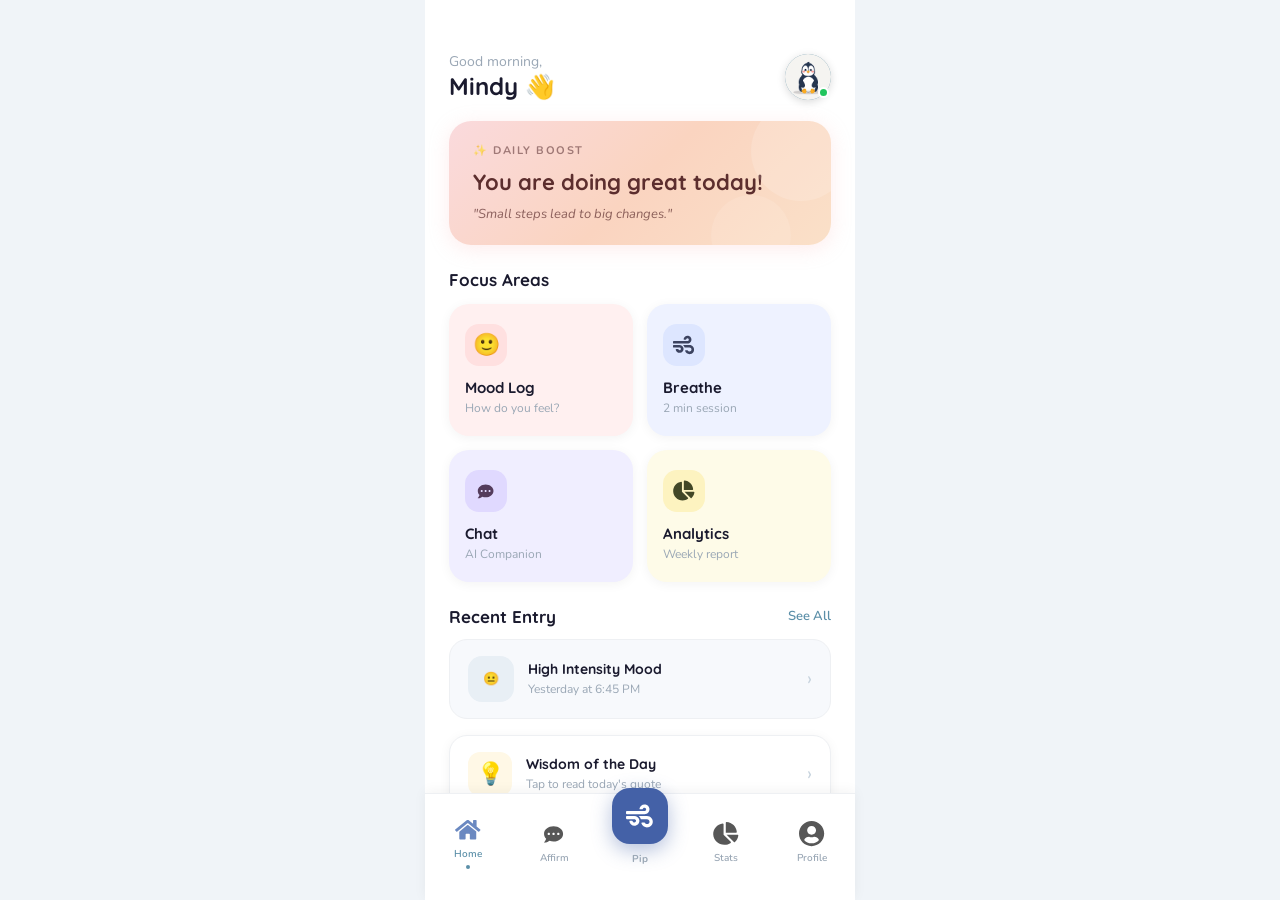
<file: home.html>
<!DOCTYPE html>
<html lang="id">
<head>
  <meta charset="UTF-8" />
  <meta name="viewport" content="width=device-width, initial-scale=1.0" />
  <title>Mindy — Home</title>
  <link rel="stylesheet" href="css/style.css" />
  <style>
    .home-header {
      padding: 52px 24px 20px;
      display: flex;
      justify-content: space-between;
      align-items: center;
    }

    .home-greeting {
      font-size: 14px;
      color: var(--text-light);
    }

    .home-name {
      font-size: 24px;
      font-weight: 700;
      color: var(--text-dark);
      font-family: var(--font-head);
    }

    .home-avatar {
      width: 46px;
      height: 46px;
      border-radius: 50%;
      background: linear-gradient(135deg, #5B8FA8, #4a7a93);
      display: flex;
      align-items: center;
      justify-content: center;
      font-size: 22px;
      cursor: pointer;
      box-shadow: 0 2px 8px rgba(0,0,0,0.15);
      position: relative;
      text-decoration: none;
    }

    .avatar-dot {
      position: absolute;
      bottom: 2px;
      right: 2px;
      width: 11px;
      height: 11px;
      border-radius: 50%;
      background: #22C55E;
      border: 2px solid #fff;
    }

    /* Daily Boost */
    .boost-card {
      margin: 0 24px;
      background: linear-gradient(135deg, #FADADD 0%, #FAD4C0 50%, #FAE0C8 100%);
      border-radius: 22px;
      padding: 22px 24px;
      cursor: pointer;
      box-shadow: 0 4px 20px rgba(250,180,180,0.25);
      position: relative;
      overflow: hidden;
    }

    .boost-card::before {
      content: '';
      position: absolute;
      top: -20px; right: -20px;
      width: 100px; height: 100px;
      border-radius: 50%;
      background: rgba(255,255,255,0.15);
    }

    .boost-card::after {
      content: '';
      position: absolute;
      bottom: -30px; right: 40px;
      width: 80px; height: 80px;
      border-radius: 50%;
      background: rgba(255,255,255,0.1);
    }

    .boost-label {
      font-size: 11px;
      font-weight: 700;
      color: rgba(120,80,80,0.7);
      letter-spacing: 1.5px;
      text-transform: uppercase;
      margin-bottom: 10px;
    }

    .boost-title {
      font-size: 22px;
      font-weight: 700;
      color: #5C2E2E;
      font-family: var(--font-head);
      line-height: 1.3;
      margin-bottom: 8px;
    }

    .boost-quote {
      font-size: 13px;
      color: rgba(92,46,46,0.7);
      font-style: italic;
    }

    /* Focus Areas */
    .section-title {
      font-size: 17px;
      font-weight: 700;
      color: var(--text-dark);
      font-family: var(--font-head);
      padding: 24px 24px 14px;
    }

    .focus-grid {
      display: grid;
      grid-template-columns: 1fr 1fr;
      gap: 14px;
      padding: 0 24px;
    }

    .focus-card {
      border-radius: 20px;
      padding: 20px 16px;
      cursor: pointer;
      box-shadow: var(--shadow-sm);
      transition: transform .15s;
      text-decoration: none;
      display: block;
    }

    .focus-card:active { transform: scale(0.97); }

    .focus-icon-wrap {
      width: 42px;
      height: 42px;
      border-radius: 14px;
      display: flex;
      align-items: center;
      justify-content: center;
      font-size: 22px;
      margin-bottom: 12px;
    }

    .focus-name {
      font-size: 15px;
      font-weight: 700;
      color: var(--text-dark);
      font-family: var(--font-head);
    }

    .focus-desc {
      font-size: 12px;
      color: var(--text-light);
      margin-top: 3px;
    }

    /* Recent Entry */
    .recent-header {
      display: flex;
      justify-content: space-between;
      align-items: center;
      padding: 24px 24px 12px;
    }

    .recent-header span:first-child {
      font-size: 17px;
      font-weight: 700;
      color: var(--text-dark);
      font-family: var(--font-head);
    }

    .recent-header a {
      font-size: 13px;
      color: var(--primary);
      font-weight: 600;
      text-decoration: none;
    }

    .recent-card {
      margin: 0 24px;
      background: #F7F9FC;
      border-radius: 18px;
      padding: 16px 18px;
      display: flex;
      align-items: center;
      gap: 14px;
      cursor: pointer;
      border: 1px solid var(--border);
      text-decoration: none;
    }

    .recent-icon {
      width: 46px;
      height: 46px;
      border-radius: 14px;
      background: #E8EFF5;
      display: flex;
      align-items: center;
      justify-content: center;
      font-size: 13px;
      font-weight: 700;
      color: var(--primary);
      flex-shrink: 0;
    }

    .recent-title {
      font-size: 14px;
      font-weight: 700;
      color: var(--text-dark);
      font-family: var(--font-head);
    }

    .recent-time {
      font-size: 12px;
      color: var(--text-light);
      margin-top: 3px;
    }

    .recent-arrow {
      font-size: 20px;
      color: #C8D4DE;
      margin-left: auto;
    }

    /* Wisdom shortcut */
    .wisdom-card {
      margin: 16px 24px 0;
      background: var(--white);
      border-radius: 18px;
      padding: 16px 18px;
      display: flex;
      align-items: center;
      gap: 14px;
      cursor: pointer;
      border: 1px solid var(--border);
      box-shadow: var(--shadow-sm);
      text-decoration: none;
    }

    .wisdom-icon {
      width: 44px;
      height: 44px;
      border-radius: 12px;
      background: #FFF8E6;
      display: flex;
      align-items: center;
      justify-content: center;
      font-size: 22px;
      flex-shrink: 0;
    }
  </style>
</head>
<body>
  <div class="app">
    <div class="screen">

      <!-- Header -->
      <div class="home-header animate-fadeup">
        <div>
          <div class="home-greeting" id="greeting">Good morning,</div>
          <div class="home-name" id="username">Mindy 👋</div>
        </div>
        <a href="profile.html" class="home-avatar">
            <img src="assets/images/pip.png" width="46" height="46" alt="Pip"
                style="border-radius:50%; object-fit:cover;" />
            <div class="avatar-dot"></div>
        </a>
      </div>

      <!-- Daily Boost -->
      <a href="boost.html" class="boost-card animate-fadeup" style="animation-delay:.1s; display:block; text-decoration:none;">
        <div class="boost-label">✨ Daily Boost</div>
        <div class="boost-title">You are doing great today!</div>
        <div class="boost-quote">"Small steps lead to big changes."</div>
      </a>

      <!-- Focus Areas -->
      <div class="section-title animate-fadeup" style="animation-delay:.2s;">Focus Areas</div>
      <div class="focus-grid animate-fadeup" style="animation-delay:.2s;">
        <a href="mood.html" class="focus-card" style="background:#FFF0F0;">
          <div class="focus-icon-wrap" style="background:#FFE0E0;">🙂</div>
          <div class="focus-name">Mood Log</div>
          <div class="focus-desc">How do you feel?</div>
        </a>
        <a href="chat.html" class="focus-card" style="background:#EEF2FF;">
          <div class="focus-icon-wrap" style="background:#DDE6FF;">
            <img src="assets/icons/icon-wind.svg" width="22" height="22"
                style="filter:brightness(0) saturate(100%) invert(25%) sepia(30%) saturate(500%) hue-rotate(190deg);" />
          </div>
          <div class="focus-name">Breathe</div>
          <div class="focus-desc">2 min session</div>
        </a>
        <a href="chat.html" class="focus-card" style="background:#F0EEFF;">
          <div class="focus-icon-wrap" style="background:#E0D9FF;">
            <img src="assets/icons/icon-affirm.svg" width="22" height="22"
                style="filter:brightness(0) saturate(100%) invert(25%) sepia(30%) saturate(500%) hue-rotate(240deg);" />
          </div>
          <div class="focus-name">Chat</div>
          <div class="focus-desc">AI Companion</div>
        </a>
        <a href="stats.html" class="focus-card" style="background:#FEFBE8;">
          <div class="focus-icon-wrap" style="background:#FDF3C0;">
            <img src="assets/icons/icon-stats.svg" width="22" height="22"
                style="filter:brightness(0) saturate(100%) invert(25%) sepia(30%) saturate(500%) hue-rotate(30deg);" />
          </div>
          <div class="focus-name">Analytics</div>
          <div class="focus-desc">Weekly report</div>
        </a>
      </div>

      <!-- Recent Entry -->
      <div class="recent-header animate-fadeup" style="animation-delay:.3s;">
        <span>Recent Entry</span>
        <a href="stats.html">See All</a>
      </div>
      <a href="mood.html" class="recent-card animate-fadeup" style="animation-delay:.3s;">
        <div class="recent-icon">😐</div>
        <div>
          <div class="recent-title">High Intensity Mood</div>
          <div class="recent-time">Yesterday at 6:45 PM</div>
        </div>
        <div class="recent-arrow">›</div>
      </a>

      <!-- Wisdom shortcut -->
      <a href="wisdom.html" class="wisdom-card animate-fadeup" style="animation-delay:.4s;">
        <div class="wisdom-icon">💡</div>
        <div style="flex:1;">
          <div class="recent-title">Wisdom of the Day</div>
          <div class="recent-time">Tap to read today's quote</div>
        </div>
        <div class="recent-arrow">›</div>
      </a>

    </div>

    <!-- Bottom Nav -->
    <nav class="bottom-nav" id="bottom-nav"></nav>
  </div>

  <script src="js/app.js"></script>
  <script>
    renderBottomNav('home.html');
    document.getElementById('greeting').textContent = getGreeting();
    const profile = getProfile();
    document.getElementById('username').textContent = profile.name + ' 👋';
  </script>
</body>
</html>
</file>
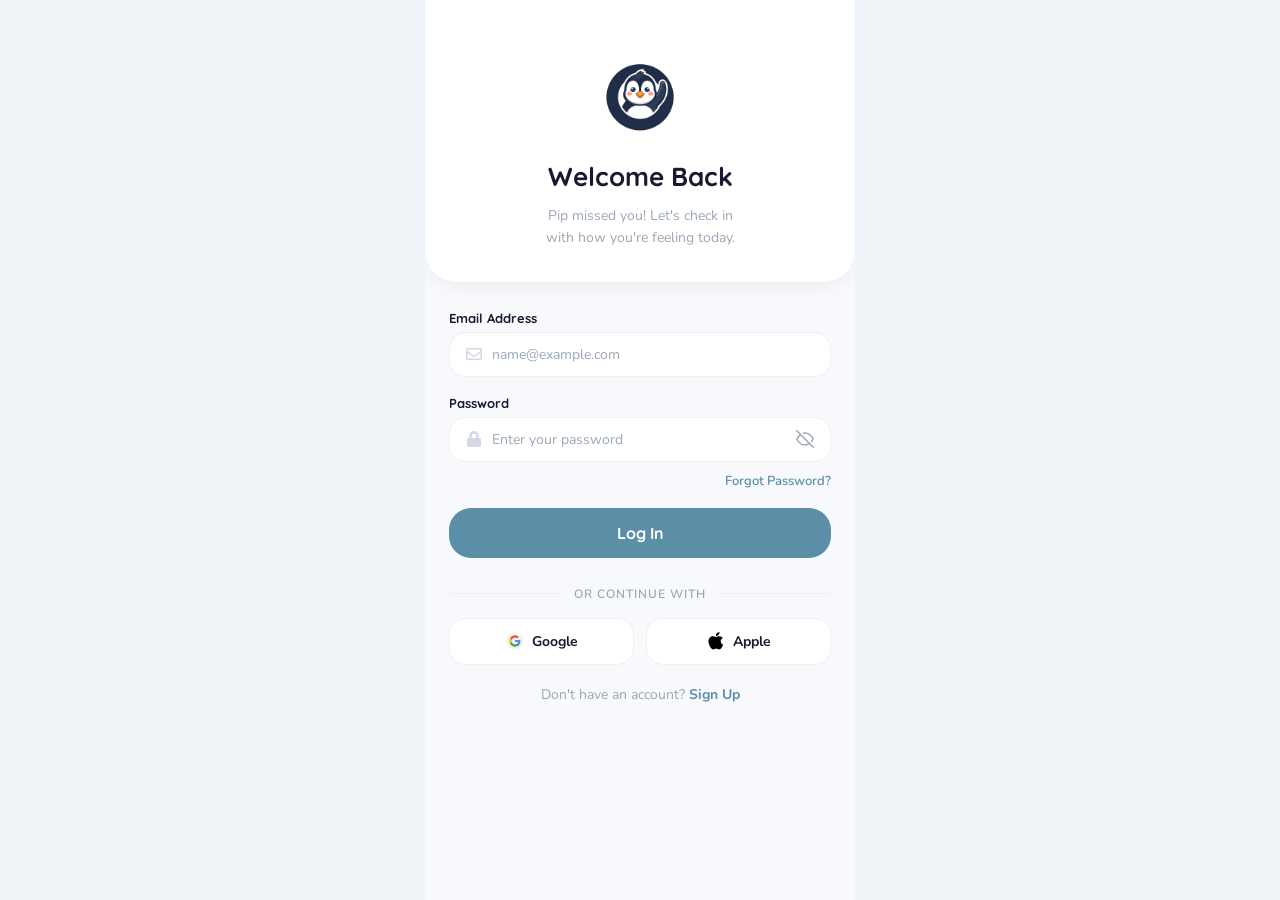
<file: login.html>
<!DOCTYPE html>
<html lang="id">
<head>
  <meta charset="UTF-8" />
  <meta name="viewport" content="width=device-width, initial-scale=1.0" />
  <title>Mindy — Log In</title>
  <link rel="stylesheet" href="css/style.css" />
  <style>
    .auth-screen {
      flex: 1;
      display: flex;
      flex-direction: column;
      min-height: 100dvh;
      background: #F7F9FC;
      overflow-y: auto;
    }

    .auth-hero {
      background: #fff;
      border-bottom-left-radius: 32px;
      border-bottom-right-radius: 32px;
      padding: 52px 28px 32px;
      display: flex;
      flex-direction: column;
      align-items: center;
      gap: 12px;
      box-shadow: 0 4px 20px rgba(0,0,0,0.05);
    }

    .auth-pip { animation: pipBob 4s ease-in-out infinite; }
    .auth-pip img { width: 90px; height: 90px; object-fit: contain; }

    .auth-title {
      font-size: 26px;
      font-weight: 700;
      color: var(--text-dark);
      font-family: var(--font-head);
    }

    .auth-subtitle {
      font-size: 14px;
      color: var(--text-light);
      text-align: center;
      line-height: 1.6;
    }

    .auth-form {
      padding: 28px 24px;
      display: flex;
      flex-direction: column;
      gap: 18px;
    }

    .field-wrap { display: flex; flex-direction: column; gap: 6px; }

    .field-label {
      font-size: 13px;
      font-weight: 700;
      color: var(--text-dark);
      font-family: var(--font-head);
    }

    .input-wrap {
      display: flex;
      align-items: center;
      background: #fff;
      border: 1.5px solid var(--border);
      border-radius: var(--radius-md);
      padding: 12px 16px;
      gap: 10px;
      transition: border-color .2s;
    }

    .input-wrap:focus-within {
      border-color: var(--primary);
      box-shadow: 0 0 0 3px rgba(91,143,168,0.12);
    }

    .input-wrap.error {
      border-color: var(--danger);
      box-shadow: 0 0 0 3px rgba(224,112,112,0.12);
    }

    .input-icon { flex-shrink: 0; display: flex; align-items: center; }

    .input-wrap input {
      flex: 1;
      border: none;
      outline: none;
      font-size: 14px;
      font-family: var(--font-main);
      color: var(--text-dark);
      background: transparent;
    }

    .input-wrap input::placeholder { color: var(--text-light); }

    .toggle-pw {
      background: none;
      border: none;
      cursor: pointer;
      padding: 0;
      flex-shrink: 0;
      display: flex;
      align-items: center;
      justify-content: center;
    }

    .forgot-pw {
      text-align: right;
      font-size: 13px;
      color: var(--primary);
      font-weight: 600;
      text-decoration: none;
      margin-top: -8px;
    }

    .error-banner {
      background: #FFF0F0;
      border: 1px solid #FADADD;
      border-radius: var(--radius-md);
      padding: 12px 16px;
      font-size: 13px;
      color: var(--danger);
      display: none;
      align-items: center;
      gap: 8px;
    }

    .error-banner.show { display: flex; }

    .or-divider {
      display: flex;
      align-items: center;
      gap: 12px;
      padding: 0 24px;
    }

    .or-divider .line { flex: 1; height: 1px; background: var(--border); }

    .or-divider span {
      font-size: 12px;
      color: var(--text-light);
      font-weight: 600;
      letter-spacing: 1px;
      text-transform: uppercase;
    }

    .social-btns {
      display: flex;
      gap: 12px;
      padding: 0 24px;
      margin-top: 16px;
    }

    .btn-social {
      flex: 1;
      padding: 13px;
      background: #fff;
      border: 1.5px solid var(--border);
      border-radius: var(--radius-md);
      font-size: 14px;
      font-weight: 700;
      color: var(--text-dark);
      cursor: pointer;
      font-family: var(--font-main);
      display: flex;
      align-items: center;
      justify-content: center;
      gap: 8px;
      transition: all .2s;
    }

    .btn-social:active { transform: scale(0.98); }

    .auth-footer {
      text-align: center;
      font-size: 14px;
      color: var(--text-light);
      padding: 20px 24px 40px;
    }

    .auth-footer a {
      color: var(--primary);
      font-weight: 700;
      text-decoration: none;
    }
  </style>
</head>
<body>
  <div class="app">
    <div class="auth-screen">

      <!-- Hero -->
      <div class="auth-hero">
        <div class="auth-pip">
          <img src="assets/icons/pip-splash.svg" alt="Pip" />
        </div>
        <div class="auth-title">Welcome Back</div>
        <div class="auth-subtitle">Pip missed you! Let's check in<br>with how you're feeling today.</div>
      </div>

      <!-- Form -->
      <div class="auth-form">

        <!-- Error Banner -->
        <div class="error-banner" id="error-banner">
          <span>⚠️</span>
          <span id="error-banner-text">Email atau password salah.</span>
        </div>

        <!-- Email -->
        <div class="field-wrap">
          <div class="field-label">Email Address</div>
          <div class="input-wrap" id="wrap-email">
            <span class="input-icon">
              <img src="assets/icons/icon-email.svg" width="16" height="16" alt="email" style="opacity:0.4;" />
            </span>
            <input type="email" id="input-email" placeholder="name@example.com" oninput="clearError()" />
          </div>
        </div>

        <!-- Password -->
        <div class="field-wrap">
          <div class="field-label">Password</div>
          <div class="input-wrap" id="wrap-password">
            <span class="input-icon">
              <img src="assets/icons/icon-lock.svg" width="16" height="16" alt="lock" style="opacity:0.4;" />
            </span>
            <input type="password" id="input-password" placeholder="Enter your password"
              oninput="clearError()" onkeydown="if(event.key==='Enter') doLogin()" />
            <button class="toggle-pw" onclick="togglePassword()" id="toggle-pw">
              <svg width="18" height="18" viewBox="0 0 24 24" fill="none" stroke="#9AA7B5" stroke-width="2" stroke-linecap="round" stroke-linejoin="round">
                <path d="M17.94 17.94A10.07 10.07 0 0112 20c-7 0-11-8-11-8a18.45 18.45 0 015.06-5.94"/>
                <path d="M9.9 4.24A9.12 9.12 0 0112 4c7 0 11 8 11 8a18.5 18.5 0 01-2.16 3.19"/>
                <line x1="1" y1="1" x2="23" y2="23"/>
              </svg>
            </button>
          </div>
        </div>

        <!-- Forgot Password -->
        <a href="#" class="forgot-pw">Forgot Password?</a>

        <!-- Login Button -->
        <button class="btn btn-primary" onclick="doLogin()">Log In</button>

      </div>

      <!-- OR -->
      <div class="or-divider">
        <div class="line"></div>
        <span>or continue with</span>
        <div class="line"></div>
      </div>

      <!-- Social -->
      <div class="social-btns">
        <button class="btn-social" onclick="doGoogleLogin()">
          <img src="assets/icons/icon-google.svg" width="18" height="18" alt="Google" /> Google
        </button>
        <button class="btn-social" onclick="doGoogleLogin()">
          <img src="assets/icons/icon-apple.svg" width="18" height="18" alt="Apple" style="filter:brightness(0);" /> Apple
        </button>
      </div>

      <!-- Footer -->
      <div class="auth-footer">
        Don't have an account? <a href="signup.html">Sign Up</a>
      </div>

    </div>
  </div>

  <script src="js/app.js"></script>
  <script>
    if (Storage.get('mindyUser')) window.location.href = 'home.html';

    const EYE_OPEN   = `<svg width="18" height="18" viewBox="0 0 24 24" fill="none" stroke="#5B8FA8" stroke-width="2" stroke-linecap="round" stroke-linejoin="round"><path d="M1 12s4-8 11-8 11 8 11 8-4 8-11 8-11-8-11-8z"/><circle cx="12" cy="12" r="3"/></svg>`;
    const EYE_CLOSED = `<svg width="18" height="18" viewBox="0 0 24 24" fill="none" stroke="#9AA7B5" stroke-width="2" stroke-linecap="round" stroke-linejoin="round"><path d="M17.94 17.94A10.07 10.07 0 0112 20c-7 0-11-8-11-8a18.45 18.45 0 015.06-5.94"/><path d="M9.9 4.24A9.12 9.12 0 0112 4c7 0 11 8 11 8a18.5 18.5 0 01-2.16 3.19"/><line x1="1" y1="1" x2="23" y2="23"/></svg>`;

    function togglePassword() {
      const input  = document.getElementById('input-password');
      const btn    = document.getElementById('toggle-pw');
      const isHidden = input.type === 'password';
      input.type   = isHidden ? 'text' : 'password';
      btn.innerHTML = isHidden ? EYE_OPEN : EYE_CLOSED;
    }

    function clearError() {
      document.getElementById('error-banner').classList.remove('show');
      document.getElementById('wrap-email').classList.remove('error');
      document.getElementById('wrap-password').classList.remove('error');
    }

    function showError(msg) {
      document.getElementById('error-banner-text').textContent = msg;
      document.getElementById('error-banner').classList.add('show');
      document.getElementById('wrap-email').classList.add('error');
      document.getElementById('wrap-password').classList.add('error');
    }

    function doLogin() {
      const email    = document.getElementById('input-email').value.trim();
      const password = document.getElementById('input-password').value;

      if (!email || !password) { showError('Email dan password tidak boleh kosong.'); return; }

      const user = Storage.get('mindyUser');
      if (!user)                { showError('Akun tidak ditemukan. Silakan Sign Up terlebih dahulu.'); return; }
      if (user.email !== email) { showError('Email atau password salah.'); return; }

      window.location.href = 'home.html';
    }

    function doGoogleLogin() {
      const existing = Storage.get('mindyUser');
      if (!existing) {
        const joined = new Date().toLocaleDateString('en-US', { month: 'long', year: 'numeric' });
        Storage.set('mindyUser', { name: 'Mindy User', email: 'user@google.com', joined });
        saveProfile({ name: 'Mindy User', joined });
      }
      window.location.href = 'home.html';
    }
  </script>
</body>
</html>
</file>
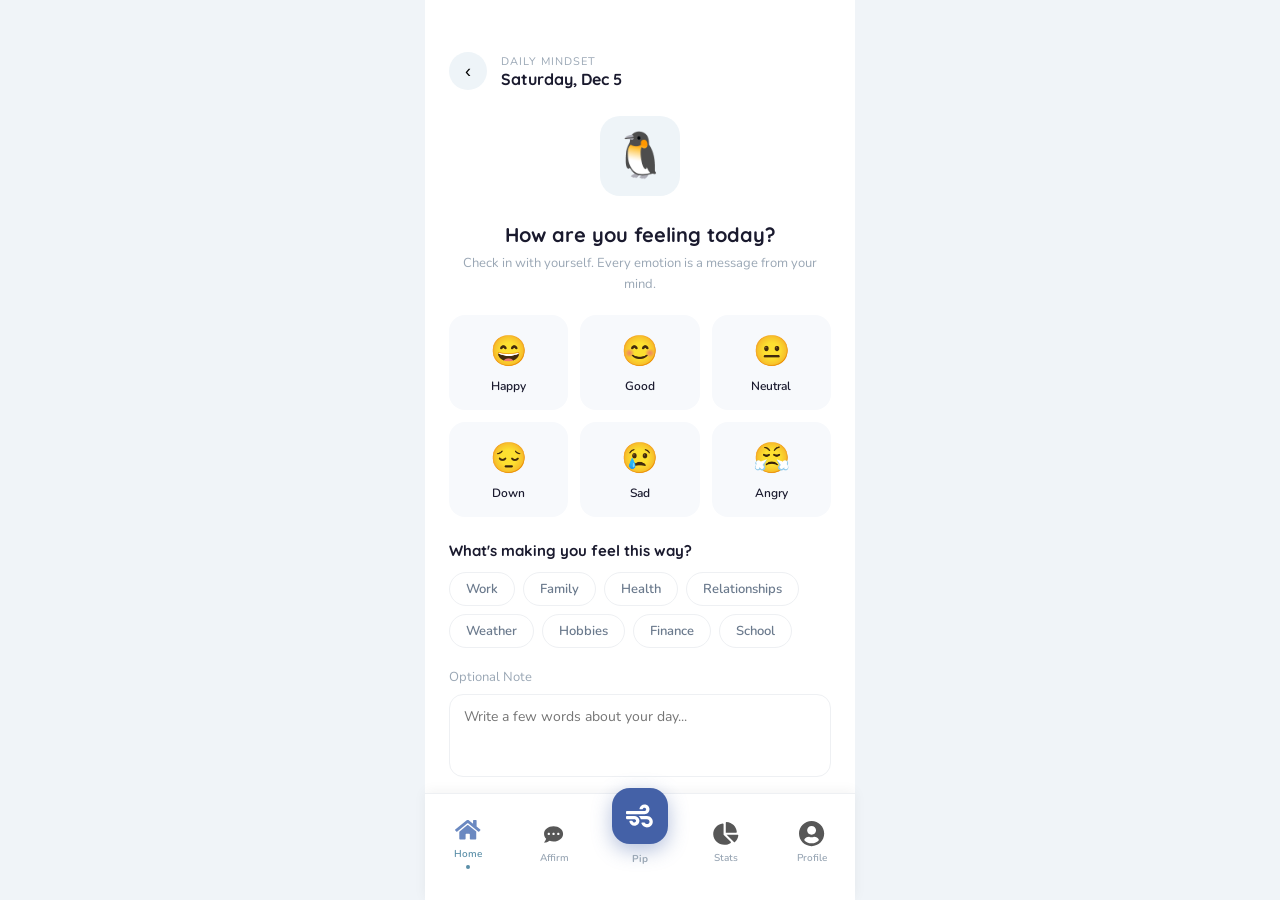
<file: mood.html>
<!DOCTYPE html>
<html lang="id">
<head>
  <meta charset="UTF-8" />
  <meta name="viewport" content="width=device-width, initial-scale=1.0" />
  <title>Mindy — Mood Check-In</title>
  <link rel="stylesheet" href="css/style.css" />
  <style>
    .mood-header {
      padding: 52px 24px 16px;
      display: flex;
      align-items: center;
      gap: 14px;
    }

    .mood-header-info .subtitle {
      font-size: 11px;
      color: var(--text-light);
      text-transform: uppercase;
      letter-spacing: 1px;
    }

    .mood-header-info .title {
      font-size: 16px;
      font-weight: 700;
      color: var(--text-dark);
      font-family: var(--font-head);
    }

    .pip-wrap {
      display: flex;
      justify-content: center;
      padding: 10px 0;
    }

    .pip-icon {
      width: 80px;
      height: 80px;
      border-radius: 20px;
      background: var(--primary-light);
      display: flex;
      align-items: center;
      justify-content: center;
      font-size: 44px;
    }

    .mood-question {
      padding: 16px 24px 0;
      text-align: center;
    }

    .mood-question h2 {
      font-size: 20px;
      font-weight: 700;
      color: var(--text-dark);
      font-family: var(--font-head);
      margin-bottom: 6px;
    }

    .mood-question p {
      font-size: 13px;
      color: var(--text-light);
      line-height: 1.6;
    }

    /* Mood Grid */
    .mood-grid {
      display: grid;
      grid-template-columns: repeat(3, 1fr);
      gap: 12px;
      padding: 20px 24px 0;
    }

    .mood-option {
      background: #F7F9FC;
      border: 2px solid transparent;
      border-radius: 16px;
      padding: 14px 8px;
      display: flex;
      flex-direction: column;
      align-items: center;
      gap: 6px;
      cursor: pointer;
      transition: all .2s;
    }

    .mood-option.selected {
      border-color: var(--primary);
    }

    .mood-option span.emoji { font-size: 30px; }
    .mood-option span.label {
      font-size: 12px;
      font-weight: 600;
      color: var(--text-dark);
    }

    /* Tags */
    .tags-section {
      padding: 24px 24px 0;
    }

    .tags-section h3 {
      font-size: 15px;
      font-weight: 700;
      color: var(--text-dark);
      font-family: var(--font-head);
      margin-bottom: 12px;
    }

    .tags-wrap {
      display: flex;
      flex-wrap: wrap;
      gap: 8px;
    }

    .tag {
      border: 1.5px solid var(--border);
      background: var(--white);
      color: var(--text-mid);
      border-radius: 20px;
      padding: 7px 16px;
      font-size: 13px;
      font-weight: 600;
      cursor: pointer;
      transition: all .2s;
      font-family: var(--font-main);
    }

    .tag.selected {
      border-color: var(--primary);
      background: var(--primary-light);
      color: var(--primary);
    }

    /* Note */
    .note-section {
      padding: 20px 24px 0;
    }

    .note-section label {
      font-size: 13px;
      color: var(--text-light);
      display: block;
      margin-bottom: 8px;
    }

    .note-section textarea {
      width: 100%;
      border: 1.5px solid var(--border);
      border-radius: 14px;
      padding: 12px 14px;
      font-size: 14px;
      font-family: var(--font-main);
      resize: none;
      outline: none;
      color: var(--text-dark);
      box-sizing: border-box;
    }

    .note-section textarea:focus {
      border-color: var(--primary);
    }

    /* Save button */
    .save-section {
      padding: 20px 24px 0;
    }

    .btn-save {
      width: 100%;
      padding: 15px;
      background: #E2E8F0;
      color: var(--text-light);
      border: none;
      border-radius: var(--radius-lg);
      font-size: 16px;
      font-weight: 700;
      font-family: var(--font-head);
      cursor: not-allowed;
      transition: all .2s;
    }

    .btn-save.ready {
      background: var(--primary);
      color: var(--white);
      cursor: pointer;
    }
  </style>
</head>
<body>
  <div class="app">
    <div class="screen">

      <!-- Header -->
      <div class="mood-header animate-fadeup">
        <button class="btn-icon" onclick="history.back()">‹</button>
        <div class="mood-header-info">
          <div class="subtitle">Daily Mindset</div>
          <div class="title" id="today-date"></div>
        </div>
      </div>

      <!-- Pip -->
      <div class="pip-wrap animate-fadeup" style="animation-delay:.1s;">
        <div class="pip-icon">🐧</div>
      </div>

      <!-- Question -->
      <div class="mood-question animate-fadeup" style="animation-delay:.15s;">
        <h2>How are you feeling today?</h2>
        <p>Check in with yourself. Every emotion is a message from your mind.</p>
      </div>

      <!-- Mood Options -->
      <div class="mood-grid animate-fadeup" style="animation-delay:.2s;" id="mood-grid">
        <div class="mood-option" data-mood="senang" data-bg="#FFF3CD" onclick="selectMood(this)">
          <span class="emoji">😄</span>
          <span class="label">Happy</span>
        </div>
        <div class="mood-option" data-mood="senang" data-bg="#D4EDDA" onclick="selectMood(this)">
          <span class="emoji">😊</span>
          <span class="label">Good</span>
        </div>
        <div class="mood-option" data-mood="netral" data-bg="#E2E8F0" onclick="selectMood(this)">
          <span class="emoji">😐</span>
          <span class="label">Neutral</span>
        </div>
        <div class="mood-option" data-mood="sedih" data-bg="#CCE5FF" onclick="selectMood(this)">
          <span class="emoji">😔</span>
          <span class="label">Down</span>
        </div>
        <div class="mood-option" data-mood="sedih" data-bg="#D1ECF1" onclick="selectMood(this)">
          <span class="emoji">😢</span>
          <span class="label">Sad</span>
        </div>
        <div class="mood-option" data-mood="marah" data-bg="#F8D7DA" onclick="selectMood(this)">
          <span class="emoji">😤</span>
          <span class="label">Angry</span>
        </div>
      </div>

      <!-- Tags -->
      <div class="tags-section animate-fadeup" style="animation-delay:.25s;">
        <h3>What's making you feel this way?</h3>
        <div class="tags-wrap">
          <div class="tag" onclick="toggleTag(this)">Work</div>
          <div class="tag" onclick="toggleTag(this)">Family</div>
          <div class="tag" onclick="toggleTag(this)">Health</div>
          <div class="tag" onclick="toggleTag(this)">Relationships</div>
          <div class="tag" onclick="toggleTag(this)">Weather</div>
          <div class="tag" onclick="toggleTag(this)">Hobbies</div>
          <div class="tag" onclick="toggleTag(this)">Finance</div>
          <div class="tag" onclick="toggleTag(this)">School</div>
        </div>
      </div>

      <!-- Note -->
      <div class="note-section animate-fadeup" style="animation-delay:.3s;">
        <label>Optional Note</label>
        <textarea id="mood-note" rows="3" placeholder="Write a few words about your day..."></textarea>
      </div>

      <!-- Save -->
      <div class="save-section animate-fadeup" style="animation-delay:.35s;">
        <button class="btn-save" id="save-btn" onclick="saveMood()">Save Check-In</button>
      </div>

    </div>

    <nav class="bottom-nav" id="bottom-nav"></nav>
  </div>

  <script src="js/app.js"></script>
  <script>
    renderBottomNav('home.html');

    // Set tanggal hari ini
    const days = ['Sunday','Monday','Tuesday','Wednesday','Thursday','Friday','Saturday'];
    const months = ['Jan','Feb','Mar','Apr','May','Jun','Jul','Aug','Sep','Oct','Nov','Dec'];
    const now = new Date();
    document.getElementById('today-date').textContent =
      `${days[now.getDay()]}, ${months[now.getMonth()]} ${now.getDate()}`;

    let selectedMood = null;

    function selectMood(el) {
      document.querySelectorAll('.mood-option').forEach(o => {
        o.classList.remove('selected');
        o.style.background = '#F7F9FC';
      });
      el.classList.add('selected');
      el.style.background = el.dataset.bg;
      selectedMood = el.dataset.mood;

      const btn = document.getElementById('save-btn');
      btn.classList.add('ready');
      btn.style.cursor = 'pointer';
    }

    function toggleTag(el) {
      el.classList.toggle('selected');
    }

    function saveMood() {
      if (!selectedMood) return;
      const note = document.getElementById('mood-note').value;
      addMoodLog(selectedMood, note);
      window.location.href = 'home.html';
    }
  </script>
</body>
</html>
</file>
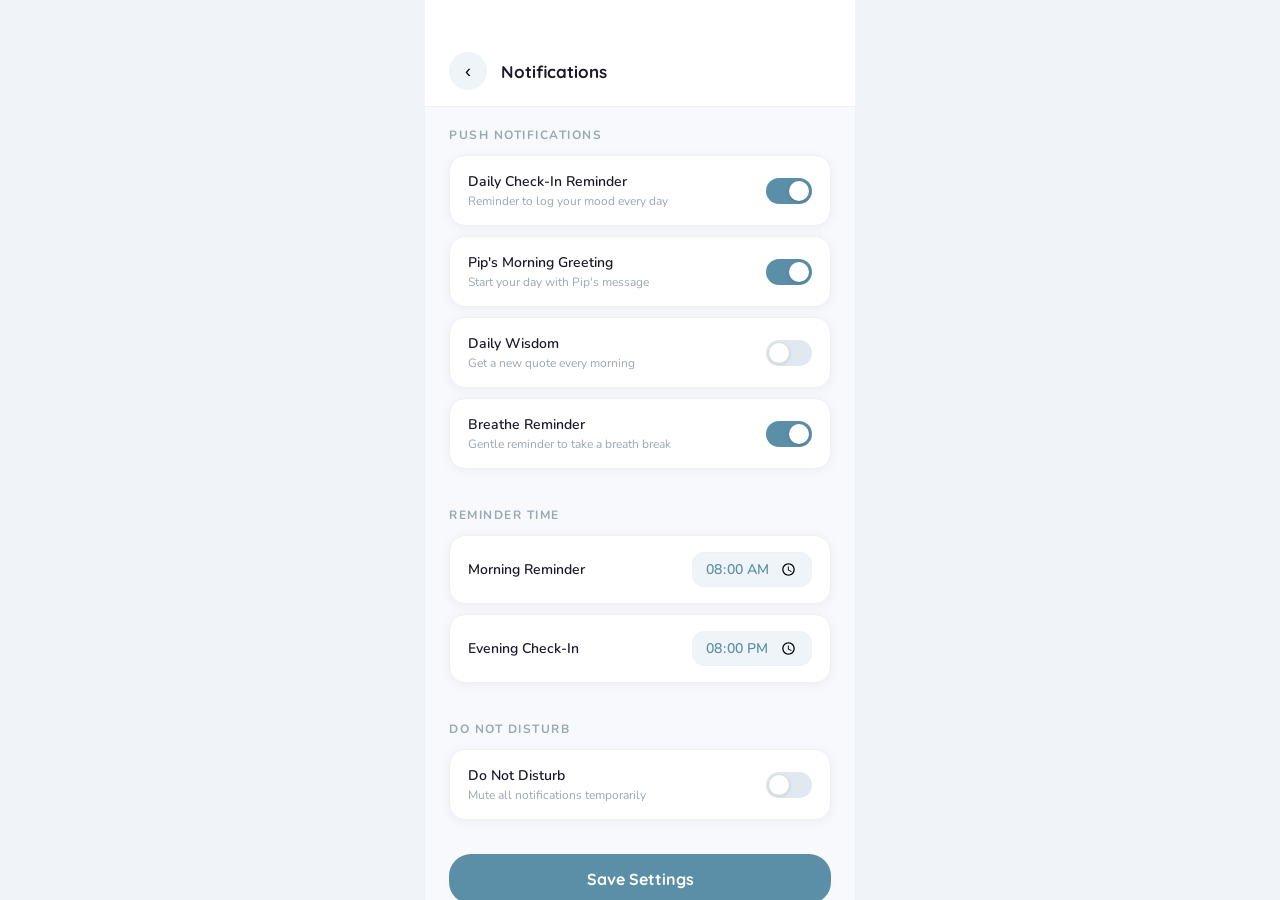
<file: notifications.html>
<!DOCTYPE html>
<html lang="id">
<head>
  <meta charset="UTF-8" />
  <meta name="viewport" content="width=device-width, initial-scale=1.0" />
  <title>Mindy — Notifications</title>
  <link rel="stylesheet" href="css/style.css" />
  <style>
    .notif-screen {
      flex: 1;
      display: flex;
      flex-direction: column;
      background: #F7F9FC;
      min-height: 100dvh;
      overflow-y: auto;
    }

    .notif-header {
      background: #fff;
      padding: 52px 24px 16px;
      display: flex;
      align-items: center;
      gap: 14px;
      border-bottom: 1px solid var(--border);
    }

    .notif-header h1 {
      font-size: 17px;
      font-weight: 700;
      color: var(--text-dark);
      font-family: var(--font-head);
    }

    /* Section */
    .notif-section {
      padding: 20px 24px 0;
    }

    .section-label {
      font-size: 12px;
      font-weight: 700;
      color: var(--text-light);
      letter-spacing: 1.5px;
      text-transform: uppercase;
      margin-bottom: 12px;
    }

    /* Toggle item */
    .toggle-item {
      background: #fff;
      border-radius: var(--radius-md);
      padding: 16px 18px;
      display: flex;
      align-items: center;
      justify-content: space-between;
      margin-bottom: 10px;
      border: 1px solid var(--border);
      box-shadow: var(--shadow-sm);
    }

    .toggle-left {
      display: flex;
      align-items: center;
      gap: 14px;
    }

    .toggle-icon {
      width: 38px;
      height: 38px;
      border-radius: 12px;
      display: flex;
      align-items: center;
      justify-content: center;
      font-size: 18px;
      flex-shrink: 0;
    }

    .toggle-info { flex: 1; }

    .toggle-name {
      font-size: 14px;
      font-weight: 600;
      color: var(--text-dark);
    }

    .toggle-desc {
      font-size: 12px;
      color: var(--text-light);
      margin-top: 2px;
    }

    /* Toggle switch */
    .switch {
      position: relative;
      width: 46px;
      height: 26px;
      flex-shrink: 0;
    }

    .switch input { opacity: 0; width: 0; height: 0; }

    .slider {
      position: absolute;
      cursor: pointer;
      inset: 0;
      background: #E2E8F0;
      border-radius: 26px;
      transition: .3s;
    }

    .slider:before {
      content: '';
      position: absolute;
      width: 20px;
      height: 20px;
      left: 3px;
      bottom: 3px;
      background: #fff;
      border-radius: 50%;
      transition: .3s;
      box-shadow: 0 1px 4px rgba(0,0,0,0.15);
    }

    input:checked + .slider { background: var(--primary); }
    input:checked + .slider:before { transform: translateX(20px); }

    /* Time picker */
    .time-item {
      background: #fff;
      border-radius: var(--radius-md);
      padding: 16px 18px;
      display: flex;
      align-items: center;
      justify-content: space-between;
      margin-bottom: 10px;
      border: 1px solid var(--border);
      box-shadow: var(--shadow-sm);
    }

    .time-label {
      font-size: 14px;
      font-weight: 600;
      color: var(--text-dark);
    }

    .time-input {
      border: 1.5px solid var(--border);
      border-radius: var(--radius-sm);
      padding: 6px 12px;
      font-size: 14px;
      font-family: var(--font-main);
      color: var(--primary);
      font-weight: 600;
      outline: none;
      background: var(--primary-light);
    }

    .time-input:focus { border-color: var(--primary); }

    /* Save button */
    .save-wrap {
      padding: 24px;
    }

    /* Toast */
    .toast {
      position: fixed;
      bottom: 100px;
      left: 50%;
      transform: translateX(-50%) translateY(20px);
      background: #2D3A4A;
      color: #fff;
      padding: 12px 24px;
      border-radius: 24px;
      font-size: 14px;
      font-weight: 600;
      opacity: 0;
      transition: all .3s ease;
      z-index: 999;
      white-space: nowrap;
    }

    .toast.show { opacity: 1; transform: translateX(-50%) translateY(0); }
  </style>
</head>
<body>
  <div class="app">
    <div class="notif-screen">

      <!-- Header -->
      <div class="notif-header">
        <button class="btn-icon" onclick="history.back()">‹</button>
        <h1>Notifications</h1>
      </div>

      <!-- Push Notifications -->
      <div class="notif-section">
        <div class="section-label">Push Notifications</div>

        <div class="toggle-item">
          <div class="toggle-left">
            <div class="toggle-info">
              <div class="toggle-name">Daily Check-In Reminder</div>
              <div class="toggle-desc">Reminder to log your mood every day</div>
            </div>
          </div>
          <label class="switch">
            <input type="checkbox" id="toggle-checkin" checked />
            <span class="slider"></span>
          </label>
        </div>

        <div class="toggle-item">
          <div class="toggle-left">
            <div class="toggle-info">
              <div class="toggle-name">Pip's Morning Greeting</div>
              <div class="toggle-desc">Start your day with Pip's message</div>
            </div>
          </div>
          <label class="switch">
            <input type="checkbox" id="toggle-morning" checked />
            <span class="slider"></span>
          </label>
        </div>

        <div class="toggle-item">
          <div class="toggle-left">
            <div class="toggle-info">
              <div class="toggle-name">Daily Wisdom</div>
              <div class="toggle-desc">Get a new quote every morning</div>
            </div>
          </div>
          <label class="switch">
            <input type="checkbox" id="toggle-wisdom" />
            <span class="slider"></span>
          </label>
        </div>

        <div class="toggle-item">
          <div class="toggle-left">
            <div class="toggle-info">
              <div class="toggle-name">Breathe Reminder</div>
              <div class="toggle-desc">Gentle reminder to take a breath break</div>
            </div>
          </div>
          <label class="switch">
            <input type="checkbox" id="toggle-breathe" checked />
            <span class="slider"></span>
          </label>
        </div>
      </div>

      <!-- Reminder Time -->
      <div class="notif-section" style="margin-top:8px;">
        <div class="section-label">Reminder Time</div>

        <div class="time-item">
          <div class="toggle-left" style="gap:14px;">
            <div class="time-label">Morning Reminder</div>
          </div>
          <input type="time" id="time-morning" class="time-input" value="08:00" />
        </div>

        <div class="time-item">
          <div class="toggle-left" style="gap:14px;">
            <div class="time-label">Evening Check-In</div>
          </div>
          <input type="time" id="time-evening" class="time-input" value="20:00" />
        </div>
      </div>

      <!-- Do Not Disturb -->
      <div class="notif-section" style="margin-top:8px;">
        <div class="section-label">Do Not Disturb</div>

        <div class="toggle-item">
          <div class="toggle-left">
            <div class="toggle-info">
              <div class="toggle-name">Do Not Disturb</div>
              <div class="toggle-desc">Mute all notifications temporarily</div>
            </div>
          </div>
          <label class="switch">
            <input type="checkbox" id="toggle-dnd" />
            <span class="slider"></span>
          </label>
        </div>
      </div>

      <!-- Save -->
      <div class="save-wrap">
        <button class="btn btn-primary" onclick="saveNotifSettings()">
          Save Settings
        </button>
      </div>

    </div>
  </div>

  <div class="toast" id="toast">✅ Settings saved!</div>

  <script src="js/app.js"></script>
  <script>
    // Load saved settings
    const saved = Storage.get('mindyNotifSettings', {});

    if (saved.checkin  !== undefined) document.getElementById('toggle-checkin').checked  = saved.checkin;
    if (saved.morning  !== undefined) document.getElementById('toggle-morning').checked  = saved.morning;
    if (saved.wisdom   !== undefined) document.getElementById('toggle-wisdom').checked   = saved.wisdom;
    if (saved.breathe  !== undefined) document.getElementById('toggle-breathe').checked  = saved.breathe;
    if (saved.dnd      !== undefined) document.getElementById('toggle-dnd').checked      = saved.dnd;
    if (saved.timeMorn) document.getElementById('time-morning').value = saved.timeMorn;
    if (saved.timeEve)  document.getElementById('time-evening').value = saved.timeEve;

    function saveNotifSettings() {
      Storage.set('mindyNotifSettings', {
        checkin:  document.getElementById('toggle-checkin').checked,
        morning:  document.getElementById('toggle-morning').checked,
        wisdom:   document.getElementById('toggle-wisdom').checked,
        breathe:  document.getElementById('toggle-breathe').checked,
        dnd:      document.getElementById('toggle-dnd').checked,
        timeMorn: document.getElementById('time-morning').value,
        timeEve:  document.getElementById('time-evening').value,
      });

      const toast = document.getElementById('toast');
      toast.classList.add('show');
      setTimeout(() => toast.classList.remove('show'), 1500);
    }
  </script>
</body>
</html>
</file>
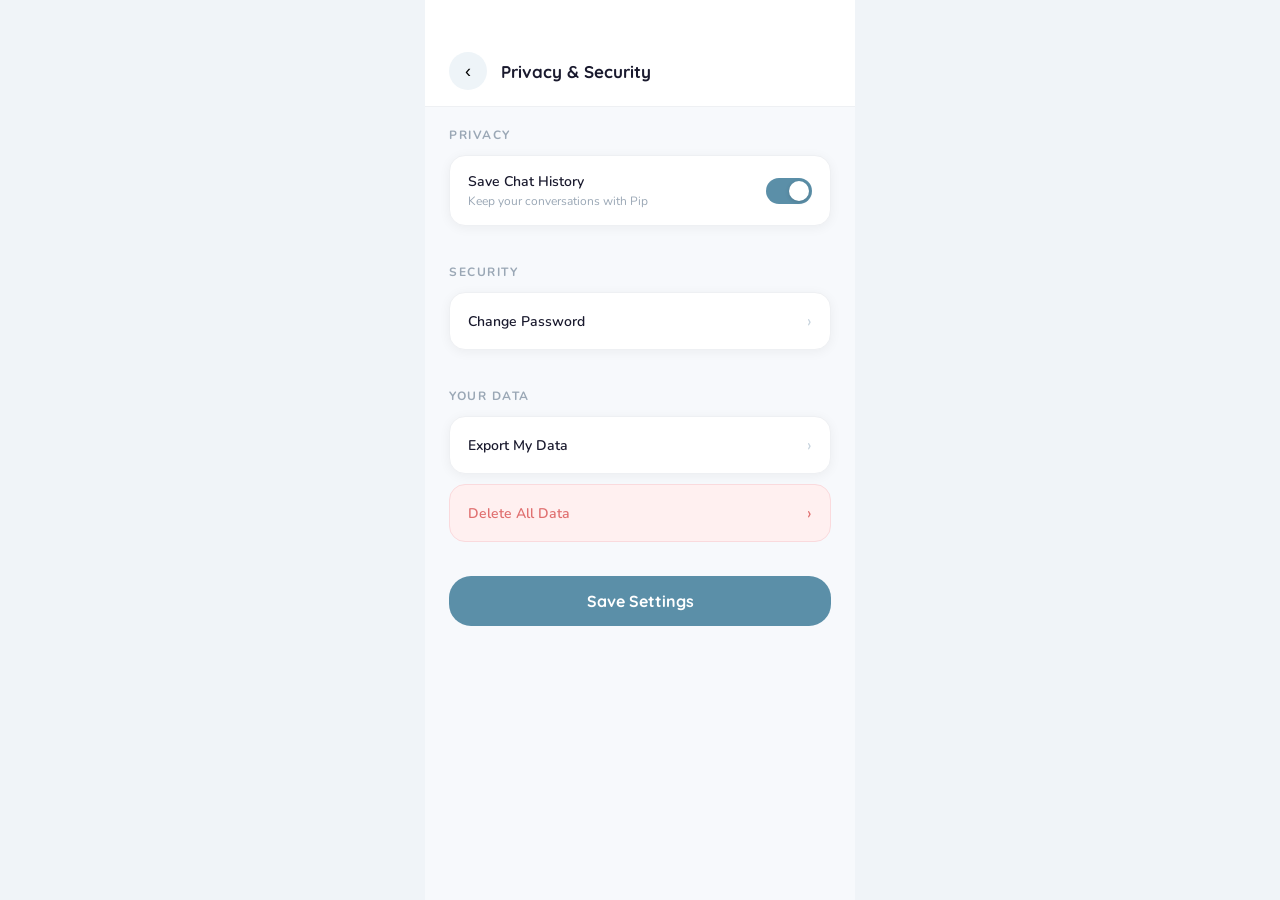
<file: privacy.html>
<!DOCTYPE html>
<html lang="id">
<head>
  <meta charset="UTF-8" />
  <meta name="viewport" content="width=device-width, initial-scale=1.0" />
  <title>Mindy — Privacy & Security</title>
  <link rel="stylesheet" href="css/style.css" />
  <style>
    .privacy-screen {
      flex: 1;
      display: flex;
      flex-direction: column;
      background: #F7F9FC;
      min-height: 100dvh;
      overflow-y: auto;
    }

    .privacy-header {
      background: #fff;
      padding: 52px 24px 16px;
      display: flex;
      align-items: center;
      gap: 14px;
      border-bottom: 1px solid var(--border);
    }

    .privacy-header h1 {
      font-size: 17px;
      font-weight: 700;
      color: var(--text-dark);
      font-family: var(--font-head);
    }

    .priv-section {
      padding: 20px 24px 0;
    }

    .section-label {
      font-size: 12px;
      font-weight: 700;
      color: var(--text-light);
      letter-spacing: 1.5px;
      text-transform: uppercase;
      margin-bottom: 12px;
    }

    .toggle-item {
      background: #fff;
      border-radius: var(--radius-md);
      padding: 16px 18px;
      display: flex;
      align-items: center;
      justify-content: space-between;
      margin-bottom: 10px;
      border: 1px solid var(--border);
      box-shadow: var(--shadow-sm);
    }

    .toggle-left {
      display: flex;
      align-items: center;
      gap: 14px;
      flex: 1;
    }

    .toggle-icon {
      width: 38px;
      height: 38px;
      border-radius: 12px;
      display: flex;
      align-items: center;
      justify-content: center;
      font-size: 18px;
      flex-shrink: 0;
    }

    .toggle-name {
      font-size: 14px;
      font-weight: 600;
      color: var(--text-dark);
    }

    .toggle-desc {
      font-size: 12px;
      color: var(--text-light);
      margin-top: 2px;
    }

    .switch {
      position: relative;
      width: 46px;
      height: 26px;
      flex-shrink: 0;
    }

    .switch input { opacity: 0; width: 0; height: 0; }

    .slider {
      position: absolute;
      cursor: pointer;
      inset: 0;
      background: #E2E8F0;
      border-radius: 26px;
      transition: .3s;
    }

    .slider:before {
      content: '';
      position: absolute;
      width: 20px;
      height: 20px;
      left: 3px;
      bottom: 3px;
      background: #fff;
      border-radius: 50%;
      transition: .3s;
      box-shadow: 0 1px 4px rgba(0,0,0,0.15);
    }

    input:checked + .slider { background: var(--primary); }
    input:checked + .slider:before { transform: translateX(20px); }

    /* Action items */
    .action-item {
      background: #fff;
      border-radius: var(--radius-md);
      padding: 16px 18px;
      display: flex;
      align-items: center;
      justify-content: space-between;
      margin-bottom: 10px;
      border: 1px solid var(--border);
      box-shadow: var(--shadow-sm);
      cursor: pointer;
      text-decoration: none;
    }

    .action-item:active { transform: scale(0.99); }

    .action-name {
      font-size: 14px;
      font-weight: 600;
      color: var(--text-dark);
    }

    .action-arrow {
      font-size: 18px;
      color: #C8D4DE;
    }

    /* Danger zone */
    .danger-item {
      background: var(--danger-light);
      border-radius: var(--radius-md);
      padding: 16px 18px;
      display: flex;
      align-items: center;
      justify-content: space-between;
      margin-bottom: 10px;
      border: 1px solid #FADADD;
      cursor: pointer;
    }

    .danger-name {
      font-size: 14px;
      font-weight: 600;
      color: var(--danger);
    }

    /* Modal */
    .modal-overlay {
      position: fixed;
      inset: 0;
      background: rgba(0,0,0,0);
      display: flex;
      align-items: flex-end;
      justify-content: center;
      z-index: 300;
      pointer-events: none;
      transition: background .3s ease;
    }

    .modal-overlay.show {
      background: rgba(0,0,0,0.4);
      pointer-events: all;
    }

    .modal-sheet {
      background: var(--white);
      border-radius: 24px 24px 0 0;
      padding: 24px 24px 40px;
      width: 100%;
      max-width: 430px;
      transform: translateY(100%);
      transition: transform .35s cubic-bezier(0.32, 0.72, 0, 1);
    }

    .modal-overlay.show .modal-sheet { transform: translateY(0); }

    .modal-handle {
      width: 40px;
      height: 4px;
      background: #E2E8F0;
      border-radius: 2px;
      margin: 0 auto 16px;
    }

    .modal-title {
      font-size: 18px;
      font-weight: 700;
      color: var(--text-dark);
      font-family: var(--font-head);
      margin-bottom: 8px;
    }

    .modal-desc {
      font-size: 14px;
      color: var(--text-light);
      line-height: 1.6;
      margin-bottom: 24px;
    }

    .modal-btns {
      display: flex;
      gap: 12px;
    }

    .btn-cancel {
      flex: 1;
      padding: 14px;
      background: #F0F4F8;
      border: none;
      border-radius: var(--radius-lg);
      font-size: 15px;
      font-weight: 700;
      color: var(--text-mid);
      font-family: var(--font-head);
      cursor: pointer;
    }

    .btn-danger-confirm {
      flex: 1;
      padding: 14px;
      background: var(--danger);
      border: none;
      border-radius: var(--radius-lg);
      font-size: 15px;
      font-weight: 700;
      color: #fff;
      font-family: var(--font-head);
      cursor: pointer;
    }

    .toast {
      position: fixed;
      bottom: 100px;
      left: 50%;
      transform: translateX(-50%) translateY(20px);
      background: #2D3A4A;
      color: #fff;
      padding: 12px 24px;
      border-radius: 24px;
      font-size: 14px;
      font-weight: 600;
      opacity: 0;
      transition: all .3s ease;
      z-index: 999;
      white-space: nowrap;
    }

    .toast.show { opacity: 1; transform: translateX(-50%) translateY(0); }
  </style>
</head>
<body>
  <div class="app">
    <div class="privacy-screen">

      <!-- Header -->
      <div class="privacy-header">
        <button class="btn-icon" onclick="history.back()">‹</button>
        <h1>Privacy & Security</h1>
      </div>

      <!-- Privacy -->
      <div class="priv-section">
        <div class="section-label">Privacy</div>

        <div class="toggle-item">
          <div class="toggle-left">
            <div>
              <div class="toggle-name">Save Chat History</div>
              <div class="toggle-desc">Keep your conversations with Pip</div>
            </div>
          </div>
          <label class="switch">
            <input type="checkbox" id="toggle-history" checked />
            <span class="slider"></span>
          </label>
        </div>
      </div>

      <!-- Security -->
      <div class="priv-section" style="margin-top:8px;">
        <div class="section-label">Security</div>

        <div class="action-item" onclick="showChangePassword()">
          <div class="toggle-left">
            <div class="action-name">Change Password</div>
          </div>
          <div class="action-arrow">›</div>
        </div>
      </div>

      <!-- Data -->
      <div class="priv-section" style="margin-top:8px;">
        <div class="section-label">Your Data</div>

        <div class="action-item" onclick="exportData()">
          <div class="toggle-left">
            <div class="action-name">Export My Data</div>
          </div>
          <div class="action-arrow">›</div>
        </div>

        <div class="danger-item" onclick="showDeleteModal()">
          <div class="toggle-left">
            <div class="danger-name">Delete All Data</div>
          </div>
          <div class="action-arrow" style="color:var(--danger);">›</div>
        </div>
      </div>

      <!-- Save -->
      <div style="padding:24px;">
        <button class="btn btn-primary" onclick="savePrivacy()">Save Settings</button>
      </div>

    </div>
  </div>

  <!-- Delete Modal -->
  <div class="modal-overlay" id="delete-modal" onclick="closeModal(event)">
    <div class="modal-sheet">
      <div class="modal-handle"></div>
      <div class="modal-title">Delete All Data?</div>
      <div class="modal-desc">
        Semua data mood, riwayat chat dengan Pip, dan pengaturan kamu akan dihapus permanen.
        Tindakan ini tidak bisa dibatalkan.
      </div>
      <div class="modal-btns">
        <button class="btn-cancel" onclick="closeDeleteModal()">Batal</button>
        <button class="btn-danger-confirm" onclick="deleteAllData()">Hapus Semua</button>
      </div>
    </div>
  </div>

  <!-- Change Password Modal -->
  <div class="modal-overlay" id="pw-modal" onclick="closeModal(event)">
    <div class="modal-sheet">
      <div class="modal-handle"></div>
      <div class="modal-title">Change Password</div>
      <div style="display:flex;flex-direction:column;gap:14px;margin-bottom:20px;">
        <input type="password" id="pw-current" placeholder="Current password"
          style="border:1.5px solid var(--border);border-radius:var(--radius-md);padding:12px 16px;font-size:14px;font-family:var(--font-main);outline:none;" />
        <input type="password" id="pw-new" placeholder="New password"
          style="border:1.5px solid var(--border);border-radius:var(--radius-md);padding:12px 16px;font-size:14px;font-family:var(--font-main);outline:none;" />
        <input type="password" id="pw-confirm" placeholder="Confirm new password"
          style="border:1.5px solid var(--border);border-radius:var(--radius-md);padding:12px 16px;font-size:14px;font-family:var(--font-main);outline:none;" />
      </div>
      <div class="modal-btns">
        <button class="btn-cancel" onclick="closePwModal()">Batal</button>
        <button class="btn-danger-confirm" style="background:var(--primary);" onclick="changePassword()">Simpan</button>
      </div>
    </div>
  </div>

  <div class="toast" id="toast"></div>

  <script src="js/app.js"></script>
  <script>
    // Load saved settings
    const saved = Storage.get('mindyPrivacy', {});
    if (saved.history   !== undefined) document.getElementById('toggle-history').checked   = saved.history;
    
    function savePrivacy() {
      Storage.set('mindyPrivacy', {
        history:   document.getElementById('toggle-history').checked,
      });
      showToast('✅ Settings saved!');
    }

    function showToast(msg) {
      const toast = document.getElementById('toast');
      toast.textContent = msg;
      toast.classList.add('show');
      setTimeout(() => toast.classList.remove('show'), 1500);
    }

    function closeModal(e) {
      if (e.target.classList.contains('modal-overlay')) {
        document.querySelectorAll('.modal-overlay').forEach(m => m.classList.remove('show'));
      }
    }

    // Delete modal
    function showDeleteModal() {
      document.getElementById('delete-modal').classList.add('show');
    }

    function closeDeleteModal() {
      document.getElementById('delete-modal').classList.remove('show');
    }

    function deleteAllData() {
      localStorage.clear();
      showToast('🗑️ All data deleted');
      setTimeout(() => window.location.href = 'welcome.html', 1500);
    }

    // Export data
    function exportData() {
      const data = {
        profile:  Storage.get('mindyProfile'),
        moodLog:  Storage.get('mindyMoodLog'),
        messages: Storage.get('mindyMessages'),
      };
      const blob = new Blob([JSON.stringify(data, null, 2)], { type: 'application/json' });
      const url  = URL.createObjectURL(blob);
      const a    = document.createElement('a');
      a.href     = url;
      a.download = 'mindy-data.json';
      a.click();
      URL.revokeObjectURL(url);
      showToast('📤 Data exported!');
    }

    // Change password modal
    function showChangePassword() {
      document.getElementById('pw-modal').classList.add('show');
    }

    function closePwModal() {
      document.getElementById('pw-modal').classList.remove('show');
    }

    function changePassword() {
      const current = document.getElementById('pw-current').value;
      const newPw   = document.getElementById('pw-new').value;
      const confirm = document.getElementById('pw-confirm').value;

      if (!current || !newPw || !confirm) { showToast('⚠️ Semua field harus diisi'); return; }
      if (newPw.length < 6) { showToast('⚠️ Password minimal 6 karakter'); return; }
      if (newPw !== confirm) { showToast('⚠️ Password tidak cocok'); return; }

      closePwModal();
      showToast('✅ Password berhasil diubah!');
    }
  </script>
</body>
</html>
</file>
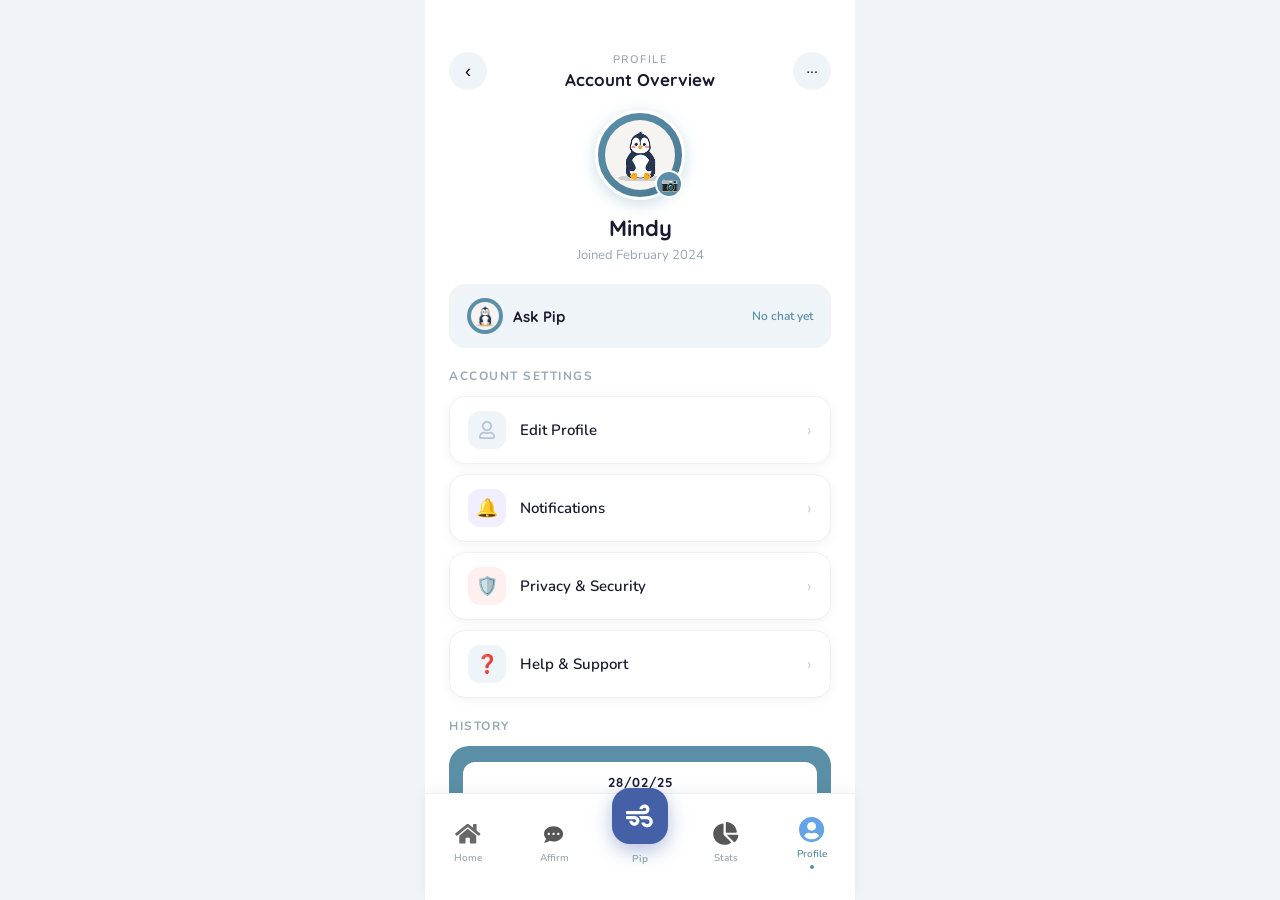
<file: profile.html>
<!DOCTYPE html>
<html lang="id">
<head>
  <meta charset="UTF-8" />
  <meta name="viewport" content="width=device-width, initial-scale=1.0" />
  <title>Mindy — Profile</title>
  <link rel="stylesheet" href="css/style.css" />
  <style>
    .profile-header {
      padding: 52px 24px 20px;
      display: flex;
      align-items: center;
      justify-content: space-between;
    }

    /* Avatar */
    .avatar-section {
      display: flex;
      flex-direction: column;
      align-items: center;
      padding: 0 24px 20px;
    }

    .avatar-wrap {
      position: relative;
      margin-bottom: 14px;
    }

    .avatar-circle {
      width: 90px;
      height: 90px;
      border-radius: 50%;
      background: linear-gradient(135deg, #5B8FA8, #4a7a93);
      display: flex;
      align-items: center;
      justify-content: center;
      font-size: 44px;
      border: 3px solid var(--white);
      box-shadow: 0 4px 16px rgba(91,143,168,0.3);
    }

    .avatar-cam {
      position: absolute;
      bottom: 2px;
      right: 2px;
      width: 28px;
      height: 28px;
      border-radius: 50%;
      background: var(--primary);
      display: flex;
      align-items: center;
      justify-content: center;
      font-size: 14px;
      border: 2px solid var(--white);
      cursor: pointer;
    }

    .profile-name {
      font-size: 22px;
      font-weight: 700;
      color: var(--text-dark);
      font-family: var(--font-head);
      margin-bottom: 4px;
    }

    .profile-joined {
      font-size: 13px;
      color: var(--text-light);
    }

    /* Ask Pip */
    .ask-pip {
      margin: 0 24px 20px;
      background: var(--primary-light);
      border-radius: 16px;
      padding: 14px 18px;
      display: flex;
      align-items: center;
      justify-content: space-between;
      cursor: pointer;
      text-decoration: none;
    }

    .ask-pip-left {
      display: flex;
      align-items: center;
      gap: 10px;
    }

    .ask-pip-avatar {
      width: 36px;
      height: 36px;
      border-radius: 50%;
      background: var(--primary);
      display: flex;
      align-items: center;
      justify-content: center;
      font-size: 18px;
    }

    .ask-pip-name {
      font-size: 15px;
      font-weight: 700;
      color: var(--text-dark);
      font-family: var(--font-head);
    }

    .ask-pip-time {
      font-size: 12px;
      color: var(--primary);
      font-weight: 600;
    }

    /* Settings */
    .section-label {
      font-size: 12px;
      font-weight: 700;
      color: var(--text-light);
      letter-spacing: 1.5px;
      text-transform: uppercase;
      padding: 0 24px 12px;
    }

    .settings-list {
      padding: 0 24px 20px;
      display: flex;
      flex-direction: column;
      gap: 10px;
    }

    .setting-item {
      background: var(--white);
      border-radius: 16px;
      padding: 14px 18px;
      display: flex;
      align-items: center;
      justify-content: space-between;
      cursor: pointer;
      border: 1px solid var(--border);
      box-shadow: var(--shadow-sm);
      text-decoration: none;
    }

    .setting-left {
      display: flex;
      align-items: center;
      gap: 14px;
    }

    .setting-icon {
      width: 38px;
      height: 38px;
      border-radius: 12px;
      display: flex;
      align-items: center;
      justify-content: center;
      font-size: 18px;
      flex-shrink: 0;
    }

    .setting-name {
      font-size: 15px;
      font-weight: 600;
      color: var(--text-dark);
    }

    .setting-arrow {
      font-size: 18px;
      color: #C8D4DE;
    }

    /* Logout */
    .logout-section {
      padding: 0 24px 20px;
    }

    /* Modal */
    .modal-overlay {
      position: fixed;
      inset: 0;
      background: rgba(0,0,0,0.4);
      display: none;
      align-items: flex-end;
      justify-content: center;
      z-index: 200;
    }

    .modal-overlay.show {
      display: flex;
    }

    .modal-sheet {
      background: var(--white);
      border-radius: 24px 24px 0 0;
      padding: 28px 24px 40px;
      width: 100%;
      max-width: 430px;
    }

    .modal-title {
      font-size: 18px;
      font-weight: 700;
      color: var(--text-dark);
      font-family: var(--font-head);
      text-align: center;
      margin-bottom: 8px;
    }

    .modal-desc {
      font-size: 14px;
      color: var(--text-light);
      text-align: center;
      margin-bottom: 24px;
    }

    .modal-btns {
      display: flex;
      gap: 12px;
    }

    .btn-cancel {
      flex: 1;
      padding: 14px;
      background: #F0F4F8;
      border: none;
      border-radius: var(--radius-lg);
      font-size: 15px;
      font-weight: 700;
      color: var(--text-mid);
      font-family: var(--font-head);
      cursor: pointer;
    }

    .btn-logout-confirm {
      flex: 1;
      padding: 14px;
      background: var(--danger);
      border: none;
      border-radius: var(--radius-lg);
      font-size: 15px;
      font-weight: 700;
      color: var(--white);
      font-family: var(--font-head);
      cursor: pointer;
    }
  </style>
</head>
<body>
  <div class="app">
    <div class="screen">

      <!-- Header -->
      <div class="profile-header animate-fadeup">
        <button class="btn-icon" onclick="history.back()">‹</button>
        <div class="header-title">
          <div class="subtitle">Profile</div>
          <div class="title">Account Overview</div>
        </div>
        <button class="btn-icon" style="font-size:14px;">···</button>
      </div>

      <!-- Avatar -->
      <div class="avatar-section animate-fadeup" style="animation-delay:.1s;">
        <div class="avatar-wrap">
          <div class="avatar-circle">
            <img src="assets/images/pip.png" width="70" height="70" alt="Pip" style="border-radius:50%; object-fit:cover;" />
          </div>
          <div class="avatar-cam">📷</div>
        </div>
        <div class="profile-name" id="profile-name">Alex Johnson</div>
        <div class="profile-joined" id="profile-joined">Joined February 2024</div>
      </div>

      <!-- Ask Pip -->
      <a href="chat.html" class="ask-pip animate-fadeup" style="animation-delay:.15s;">
        <div class="ask-pip-left">
          <div class="ask-pip-avatar">
                <img src="assets/images/pip.png" width="28" height="28" alt="Pip" style="border-radius:50%; object-fit:cover;" />
          </div>
          <div class="ask-pip-name">Ask Pip</div>
        </div>
        <div class="ask-pip-time" id="last-chat-time">Last Chat: -</div>
      </a>

      <!-- Account Settings -->
      <div class="section-label animate-fadeup" style="animation-delay:.2s;">Account Settings</div>
      <div class="settings-list animate-fadeup" style="animation-delay:.2s;">
        <a href="edit-profile.html" class="setting-item" style="text-decoration:none;">
            <div class="setting-left">
                <div class="setting-icon" style="background:#EEF4F8;">
                    <img src="assets/icons/icon-user.svg" width="18" height="18" style="opacity:0.6;" />
                </div>
                <div class="setting-name">Edit Profile</div>
            </div>
            <div class="setting-arrow">›</div>
        </a>
        <a href="notifications.html" class="setting-item" style="text-decoration:none;">
            <div class="setting-left">
                <div class="setting-icon" style="background:#F0EEFF;">🔔</div>
                <div class="setting-name">Notifications</div>
            </div>
            <div class="setting-arrow">›</div>
        </a>
        <a href="privacy.html" class="setting-item" style="text-decoration:none;">
            <div class="setting-left">
                <div class="setting-icon" style="background:#FFF0F0;">🛡️</div>
                <div class="setting-name">Privacy & Security</div>
            </div>
            <div class="setting-arrow">›</div>
        </a>
        <a href="help.html" class="setting-item" style="text-decoration:none;">
            <div class="setting-left">
                <div class="setting-icon" style="background:#EEF4F8;">❓</div>
                <div class="setting-name">Help & Support</div>
            </div>
            <div class="setting-arrow">›</div>
        </a>
      </div>

      <!-- History -->
      <div class="section-label animate-fadeup" style="animation-delay:.25s;">History</div>
      <div class="history-wrap animate-fadeup" style="animation-delay:.25s; padding: 0 24px 20px;">
        <div class="history-box" id="history-list">
          <div class="history-item">
            <div class="date">28/02/25</div>
            <div class="desc">My mother birthday!</div>
          </div>
          <div class="history-item">
            <div class="date">24/02/25</div>
            <div class="desc">Meet up with friends!</div>
          </div>
          <div class="history-item">
            <div class="date">18/02/25</div>
            <div class="desc">Holiday in Bandung!</div>
          </div>
          <div class="history-item">
            <div class="date">18/02/25</div>
            <div class="desc">R.I.P Koi fish</div>
          </div>
        </div>
      </div>

      <!-- Logout -->
      <div class="logout-section animate-fadeup" style="animation-delay:.3s;">
        <button class="btn btn-danger" onclick="showLogout()">
            Log Out
        </button>
      </div>

    </div>

    <nav class="bottom-nav" id="bottom-nav"></nav>
  </div>

  <!-- Logout Modal -->
  <div class="modal-overlay" id="logout-modal">
    <div class="modal-sheet">
      <div class="modal-title">Log Out?</div>
      <div class="modal-desc">Kamu yakin mau keluar dari Mindy?</div>
      <div class="modal-btns">
        <button class="btn-cancel" onclick="hideLogout()">Batal</button>
        <button class="btn-logout-confirm" onclick="doLogout()">Log Out</button>
      </div>
    </div>
  </div>

  <script src="js/app.js"></script>
  <script>
    renderBottomNav('profile.html');

    // Update last chat time
    const messages = Storage.get('mindyMessages', []);
    const lastChatTime = Storage.get('mindyLastChat');

    if (messages.length > 1) {
    if (!lastChatTime) {
        document.getElementById('last-chat-time').textContent = 'Last Chat: Just now';
    } else {
        const diff = Date.now() - lastChatTime;
        const mins  = Math.floor(diff / 60000);
        const hours = Math.floor(diff / 3600000);
        const days  = Math.floor(diff / 86400000);

        let label;
        if (mins < 1)       label = 'Just now';
        else if (mins < 60) label = `${mins} min ago`;
        else if (hours < 24) label = `${hours} hour${hours > 1 ? 's' : ''} ago`;
        else if (days === 1) label = 'Yesterday';
        else                 label = `${days} days ago`;

        document.getElementById('last-chat-time').textContent = 'Last Chat: ' + label;
    }
    } else {
    document.getElementById('last-chat-time').textContent = 'No chat yet';
    }

    // Load profile
    const profile = getProfile();
    document.getElementById('profile-name').textContent = profile.name;
    document.getElementById('profile-joined').textContent = 'Joined ' + profile.joined;

    // Load history dari moodLog
    const log = getMoodLog();
    if (log.length > 0) {
      const historyList = document.getElementById('history-list');
      historyList.innerHTML = [...log].reverse().slice(0, 5).map(h => `
        <div class="history-item">
          <div class="date">${h.date}</div>
          <div class="desc">${h.note || h.emotion}</div>
        </div>
      `).join('');
    }

    function showLogout() {
      document.getElementById('logout-modal').classList.add('show');
    }

    function hideLogout() {
      document.getElementById('logout-modal').classList.remove('show');
    }

    function doLogout() {
        Storage.remove('mindyUser');
        window.location.href = 'welcome.html';
    }
  </script>
</body>
</html>
</file>
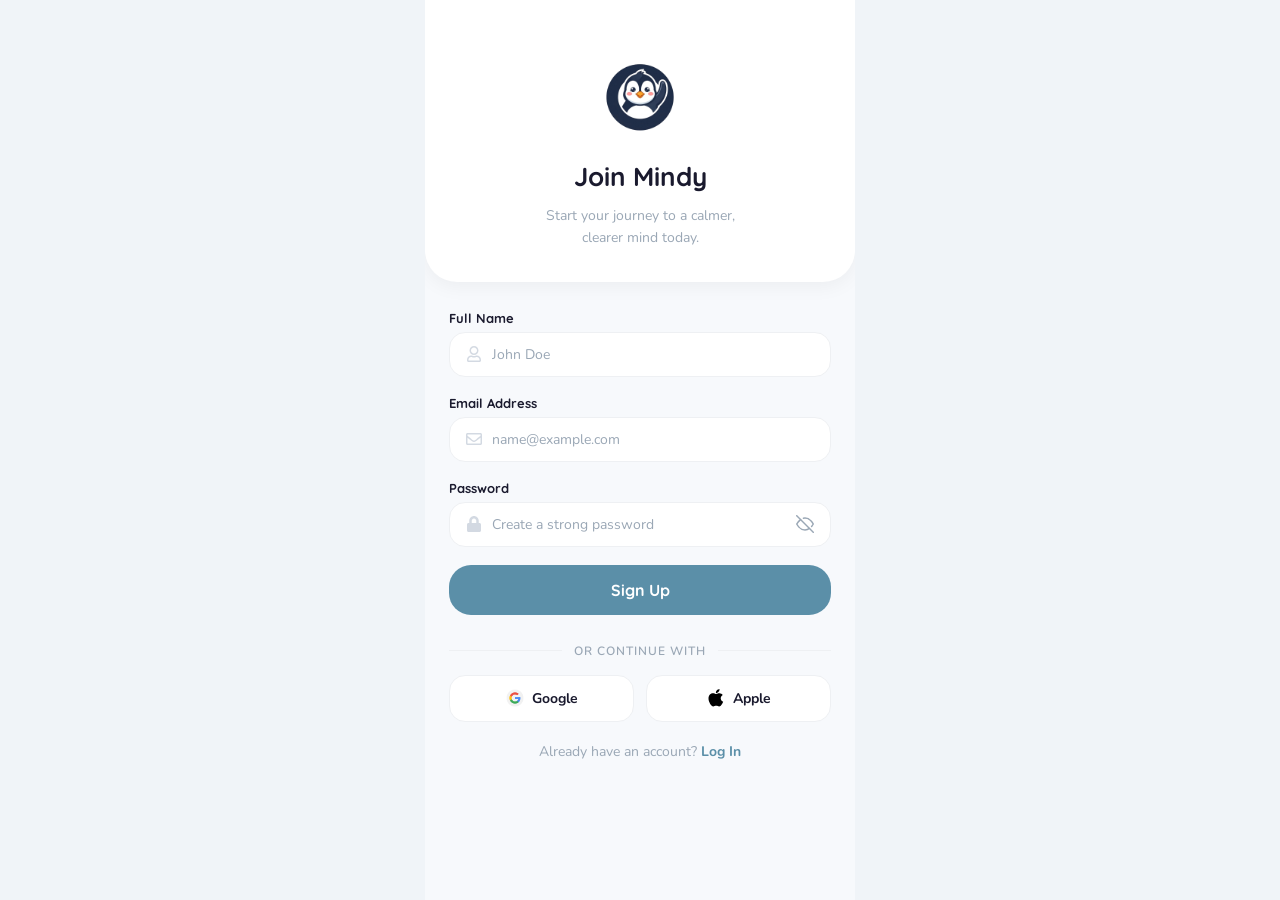
<file: signup.html>
<!DOCTYPE html>
<html lang="id">
<head>
  <meta charset="UTF-8" />
  <meta name="viewport" content="width=device-width, initial-scale=1.0" />
  <title>Mindy — Sign Up</title>
  <link rel="stylesheet" href="css/style.css" />
  <style>
    .auth-screen {
      flex: 1;
      display: flex;
      flex-direction: column;
      min-height: 100dvh;
      background: #F7F9FC;
      overflow-y: auto;
    }

    .auth-hero {
      background: #fff;
      border-bottom-left-radius: 32px;
      border-bottom-right-radius: 32px;
      padding: 52px 28px 32px;
      display: flex;
      flex-direction: column;
      align-items: center;
      gap: 12px;
      box-shadow: 0 4px 20px rgba(0,0,0,0.05);
    }

    .auth-pip {
      animation: pipBob 4s ease-in-out infinite;
    }

    .auth-pip img {
      width: 90px;
      height: 90px;
      object-fit: contain;
    }

    .auth-title {
      font-size: 26px;
      font-weight: 700;
      color: var(--text-dark);
      font-family: var(--font-head);
    }

    .auth-subtitle {
      font-size: 14px;
      color: var(--text-light);
      text-align: center;
      line-height: 1.6;
    }

    .auth-form {
      padding: 28px 24px;
      display: flex;
      flex-direction: column;
      gap: 18px;
    }

    .field-wrap {
      display: flex;
      flex-direction: column;
      gap: 6px;
    }

    .field-label {
      font-size: 13px;
      font-weight: 700;
      color: var(--text-dark);
      font-family: var(--font-head);
    }

    .field-label.error { color: var(--danger); }

    .input-wrap {
      display: flex;
      align-items: center;
      background: #fff;
      border: 1.5px solid var(--border);
      border-radius: var(--radius-md);
      padding: 12px 16px;
      gap: 10px;
      transition: border-color .2s;
    }

    .input-wrap:focus-within {
      border-color: var(--primary);
      box-shadow: 0 0 0 3px rgba(91,143,168,0.12);
    }

    .input-wrap.error {
      border-color: var(--danger);
      box-shadow: 0 0 0 3px rgba(224,112,112,0.12);
    }

    .input-icon {
      flex-shrink: 0;
      display: flex;
      align-items: center;
    }

    .input-wrap input {
      flex: 1;
      border: none;
      outline: none;
      font-size: 14px;
      font-family: var(--font-main);
      color: var(--text-dark);
      background: transparent;
    }

    .input-wrap input::placeholder { color: var(--text-light); }

    .toggle-pw {
      background: none;
      border: none;
      cursor: pointer;
      padding: 0;
      flex-shrink: 0;
      display: flex;
      align-items: center;
      justify-content: center;
    }

    .field-error {
      font-size: 12px;
      color: var(--danger);
      display: none;
      align-items: center;
      gap: 4px;
    }

    .field-error.show { display: flex; }

    .or-divider {
      display: flex;
      align-items: center;
      gap: 12px;
      padding: 0 24px;
    }

    .or-divider .line { flex: 1; height: 1px; background: var(--border); }

    .or-divider span {
      font-size: 12px;
      color: var(--text-light);
      font-weight: 600;
      letter-spacing: 1px;
      text-transform: uppercase;
    }

    .social-btns {
      display: flex;
      gap: 12px;
      padding: 0 24px;
      margin-top: 16px;
    }

    .btn-social {
      flex: 1;
      padding: 13px;
      background: #fff;
      border: 1.5px solid var(--border);
      border-radius: var(--radius-md);
      font-size: 14px;
      font-weight: 700;
      color: var(--text-dark);
      cursor: pointer;
      font-family: var(--font-main);
      display: flex;
      align-items: center;
      justify-content: center;
      gap: 8px;
      transition: all .2s;
    }

    .btn-social:active { transform: scale(0.98); }

    .auth-footer {
      text-align: center;
      font-size: 14px;
      color: var(--text-light);
      padding: 20px 24px 40px;
    }

    .auth-footer a {
      color: var(--primary);
      font-weight: 700;
      text-decoration: none;
    }
  </style>
</head>
<body>
  <div class="app">
    <div class="auth-screen">

      <!-- Hero -->
      <div class="auth-hero">
        <div class="auth-pip">
          <img src="assets/icons/pip-splash.svg" alt="Pip" />
        </div>
        <div class="auth-title">Join Mindy</div>
        <div class="auth-subtitle">Start your journey to a calmer,<br>clearer mind today.</div>
      </div>

      <!-- Form -->
      <div class="auth-form">

        <!-- Full Name -->
        <div class="field-wrap">
          <div class="field-label" id="label-name">Full Name</div>
          <div class="input-wrap" id="wrap-name">
            <span class="input-icon">
              <img src="assets/icons/icon-user.svg" width="16" height="16" alt="user" style="opacity:0.4;" />
            </span>
            <input type="text" id="input-name" placeholder="John Doe" oninput="clearError('name')" />
          </div>
          <div class="field-error" id="error-name">
            <span>⚠️</span> This information is required to proceed.
          </div>
        </div>

        <!-- Email -->
        <div class="field-wrap">
          <div class="field-label" id="label-email">Email Address</div>
          <div class="input-wrap" id="wrap-email">
            <span class="input-icon">
              <img src="assets/icons/icon-email.svg" width="16" height="16" alt="email" style="opacity:0.4;" />
            </span>
            <input type="email" id="input-email" placeholder="name@example.com" oninput="clearError('email')" />
          </div>
          <div class="field-error" id="error-email">
            <span>⚠️</span> Please enter a valid email address.
          </div>
        </div>

        <!-- Password -->
        <div class="field-wrap">
          <div class="field-label" id="label-password">Password</div>
          <div class="input-wrap" id="wrap-password">
            <span class="input-icon">
              <img src="assets/icons/icon-lock.svg" width="16" height="16" alt="lock" style="opacity:0.4;" />
            </span>
            <input type="password" id="input-password" placeholder="Create a strong password" oninput="clearError('password')" />
            <button class="toggle-pw" onclick="togglePassword()" id="toggle-pw">
              <svg width="18" height="18" viewBox="0 0 24 24" fill="none" stroke="#9AA7B5" stroke-width="2" stroke-linecap="round" stroke-linejoin="round">
                <path d="M17.94 17.94A10.07 10.07 0 0112 20c-7 0-11-8-11-8a18.45 18.45 0 015.06-5.94"/>
                <path d="M9.9 4.24A9.12 9.12 0 0112 4c7 0 11 8 11 8a18.5 18.5 0 01-2.16 3.19"/>
                <line x1="1" y1="1" x2="23" y2="23"/>
              </svg>
            </button>
          </div>
          <div class="field-error" id="error-password">
            <span>⚠️</span> Password must be at least 6 characters.
          </div>
        </div>

        <!-- Sign Up Button -->
        <button class="btn btn-primary" onclick="doSignUp()">Sign Up</button>

      </div>

      <!-- OR -->
      <div class="or-divider">
        <div class="line"></div>
        <span>or continue with</span>
        <div class="line"></div>
      </div>

      <!-- Social -->
      <div class="social-btns">
        <button class="btn-social" onclick="doSignUp()">
          <img src="assets/icons/icon-google.svg" width="18" height="18" alt="Google" /> Google
        </button>
        <button class="btn-social" onclick="doSignUp()">
          <img src="assets/icons/icon-apple.svg" width="18" height="18" alt="Apple" style="filter:brightness(0);" /> Apple
        </button>
      </div>

      <!-- Footer -->
      <div class="auth-footer">
        Already have an account? <a href="login.html">Log In</a>
      </div>

    </div>
  </div>

  <script src="js/app.js"></script>
  <script>
    if (Storage.get('mindyUser')) window.location.href = 'home.html';

    const EYE_OPEN = `<svg width="18" height="18" viewBox="0 0 24 24" fill="none" stroke="#5B8FA8" stroke-width="2" stroke-linecap="round" stroke-linejoin="round"><path d="M1 12s4-8 11-8 11 8 11 8-4 8-11 8-11-8-11-8z"/><circle cx="12" cy="12" r="3"/></svg>`;
    const EYE_CLOSED = `<svg width="18" height="18" viewBox="0 0 24 24" fill="none" stroke="#9AA7B5" stroke-width="2" stroke-linecap="round" stroke-linejoin="round"><path d="M17.94 17.94A10.07 10.07 0 0112 20c-7 0-11-8-11-8a18.45 18.45 0 015.06-5.94"/><path d="M9.9 4.24A9.12 9.12 0 0112 4c7 0 11 8 11 8a18.5 18.5 0 01-2.16 3.19"/><line x1="1" y1="1" x2="23" y2="23"/></svg>`;

    function togglePassword() {
      const input = document.getElementById('input-password');
      const btn   = document.getElementById('toggle-pw');
      const isHidden = input.type === 'password';
      input.type   = isHidden ? 'text' : 'password';
      btn.innerHTML = isHidden ? EYE_OPEN : EYE_CLOSED;
    }

    function showError(field) {
      document.getElementById('wrap-'  + field).classList.add('error');
      document.getElementById('label-' + field).classList.add('error');
      document.getElementById('error-' + field).classList.add('show');
    }

    function clearError(field) {
      document.getElementById('wrap-'  + field).classList.remove('error');
      document.getElementById('label-' + field).classList.remove('error');
      document.getElementById('error-' + field).classList.remove('show');
    }

    function doSignUp() {
      const name     = document.getElementById('input-name').value.trim();
      const email    = document.getElementById('input-email').value.trim();
      const password = document.getElementById('input-password').value;
      let valid = true;

      if (!name)                        { showError('name');     valid = false; }
      if (!email || !email.includes('@')){ showError('email');    valid = false; }
      if (password.length < 6)          { showError('password'); valid = false; }
      if (!valid) return;

      const joined = new Date().toLocaleDateString('en-US', { month: 'long', year: 'numeric' });
      Storage.set('mindyUser', { name, email, joined });
      saveProfile({ name, joined });
      window.location.href = 'home.html';
    }
  </script>
</body>
</html>
</file>
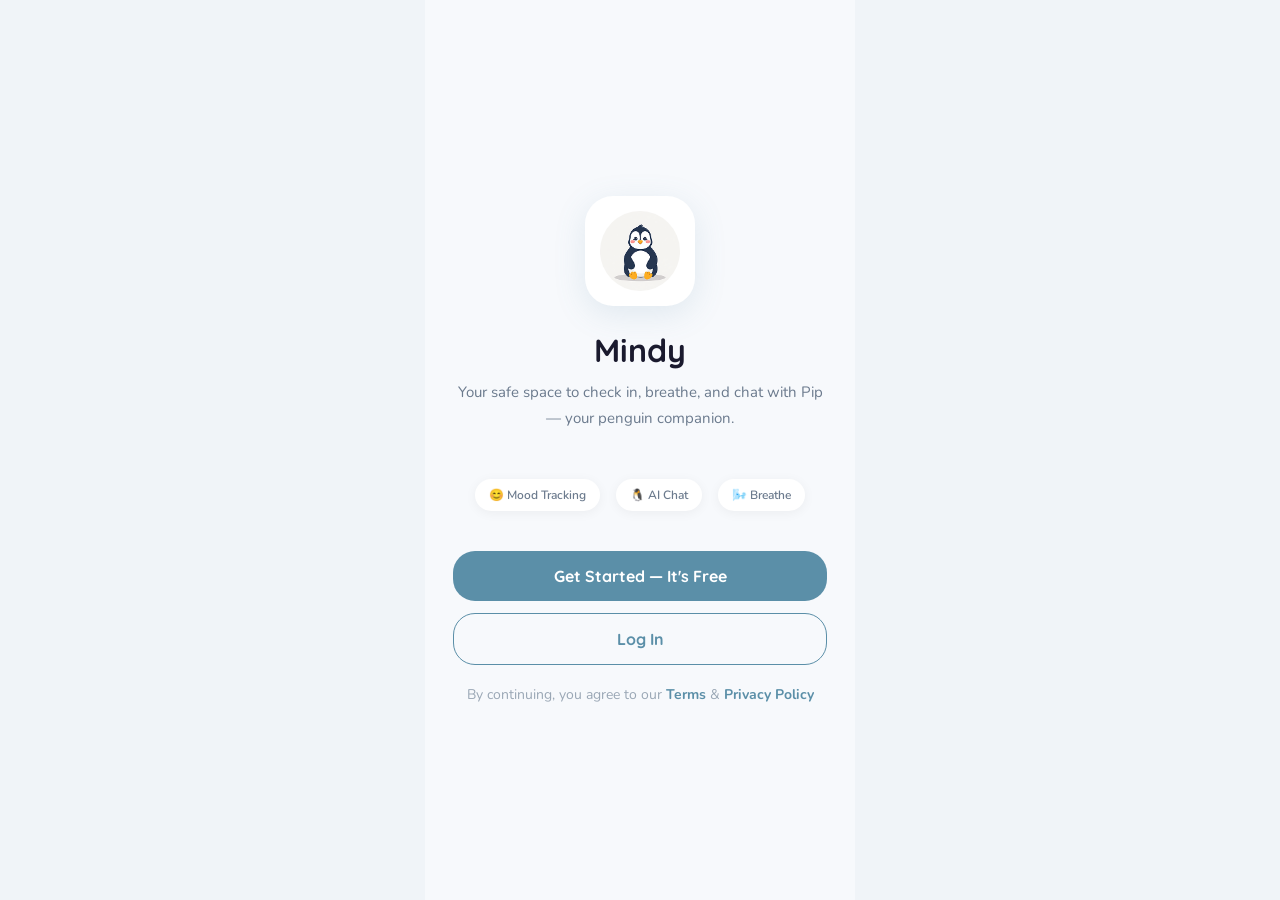
<file: welcome.html>
<!DOCTYPE html>
<html lang="id">
<head>
  <meta charset="UTF-8" />
  <meta name="viewport" content="width=device-width, initial-scale=1.0" />
  <title>Mindy — Welcome</title>
  <link rel="stylesheet" href="css/style.css" />
  <style>
    .welcome-screen {
      flex: 1;
      display: flex;
      flex-direction: column;
      align-items: center;
      justify-content: center;
      padding: 40px 28px;
      background: #F7F9FC;
      min-height: 100dvh;
    }

    .welcome-logo {
      width: 110px;
      height: 110px;
      border-radius: 28px;
      background: #fff;
      display: flex;
      align-items: center;
      justify-content: center;
      font-size: 60px;
      box-shadow: 0 8px 32px rgba(91,143,168,0.15);
      margin-bottom: 24px;
      animation: fadeUp 0.6s ease both;
    }

    .welcome-title {
      font-size: 32px;
      font-weight: 700;
      color: var(--text-dark);
      font-family: var(--font-head);
      margin-bottom: 10px;
      animation: fadeUp 0.6s ease 0.1s both;
    }

    .welcome-desc {
      font-size: 15px;
      color: var(--text-mid);
      text-align: center;
      line-height: 1.7;
      margin-bottom: 48px;
      animation: fadeUp 0.6s ease 0.2s both;
    }

    .welcome-btns {
      width: 100%;
      display: flex;
      flex-direction: column;
      gap: 12px;
      animation: fadeUp 0.6s ease 0.3s both;
    }

    .welcome-login {
      text-align: center;
      font-size: 14px;
      color: var(--text-light);
      margin-top: 20px;
      animation: fadeUp 0.6s ease 0.4s both;
    }

    .welcome-login a {
      color: var(--primary);
      font-weight: 700;
      text-decoration: none;
    }

    .features-row {
      display: flex;
      gap: 16px;
      margin-bottom: 40px;
      animation: fadeUp 0.6s ease 0.25s both;
    }

    .feature-chip {
      display: flex;
      align-items: center;
      gap: 6px;
      background: #fff;
      border-radius: 20px;
      padding: 8px 14px;
      font-size: 12px;
      font-weight: 600;
      color: var(--text-mid);
      box-shadow: var(--shadow-sm);
    }
  </style>
</head>
<body>
  <div class="app">
    <div class="welcome-screen">
      <div class="welcome-logo">
        <img src="assets/images/pip.png" width="80" height="80" alt="Pip" style="border-radius:50%; object-fit:cover;" />
      </div>
      <div class="welcome-title">Mindy</div>
      <div class="welcome-desc">Your safe space to check in, breathe, and chat with Pip — your penguin companion.</div>

      <div class="features-row">
        <div class="feature-chip">😊 Mood Tracking</div>
        <div class="feature-chip">🐧 AI Chat</div>
        <div class="feature-chip">🌬️ Breathe</div>
      </div>

      <div class="welcome-btns">
        <button class="btn btn-primary" onclick="window.location.href='signup.html'">
          Get Started — It's Free
        </button>
        <button class="btn btn-outline" onclick="window.location.href='login.html'">
          Log In
        </button>
      </div>

      <div class="welcome-login">
        By continuing, you agree to our <a href="#">Terms</a> & <a href="#">Privacy Policy</a>
      </div>
    </div>
  </div>

  <script src="js/app.js"></script>
  <script>
    // Kalau sudah login, langsung ke home
    const user = Storage.get('mindyUser');
    if (user) window.location.href = 'home.html';
  </script>
</body>
</html>
</file>
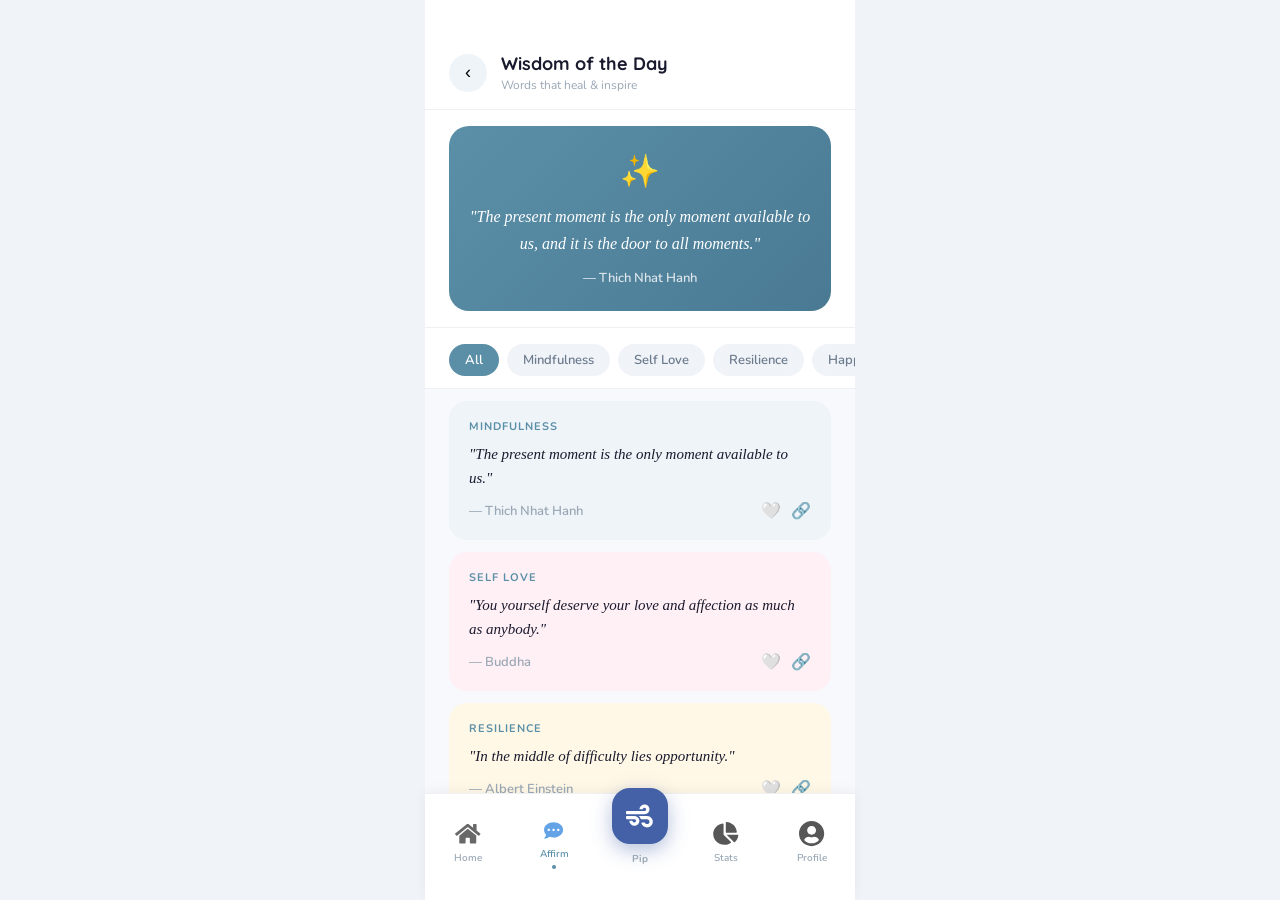
<file: wisdom.html>
<!DOCTYPE html>
<html lang="id">
<head>
  <meta charset="UTF-8" />
  <meta name="viewport" content="width=device-width, initial-scale=1.0" />
  <title>Mindy — Wisdom of the Day</title>
  <link rel="stylesheet" href="css/style.css" />
  <style>
    .wisdom-header {
      padding: 52px 24px 16px;
      display: flex;
      align-items: center;
      gap: 14px;
      background: var(--white);
      border-bottom: 1px solid var(--border);
    }

    .wisdom-header-info h1 {
      font-size: 18px;
      font-weight: 700;
      color: var(--text-dark);
      font-family: var(--font-head);
    }

    .wisdom-header-info p {
      font-size: 12px;
      color: var(--text-light);
      margin-top: 2px;
    }

    /* Featured */
    .featured-wrap {
      padding: 16px 24px;
      background: var(--white);
      border-bottom: 1px solid var(--border);
    }

    .featured-card {
      background: linear-gradient(135deg, #5B8FA8 0%, #4a7a93 100%);
      border-radius: 20px;
      padding: 24px 20px;
      text-align: center;
    }

    .featured-icon { font-size: 32px; margin-bottom: 10px; }

    .featured-quote {
      font-size: 16px;
      color: #fff;
      font-style: italic;
      line-height: 1.7;
      font-family: Georgia, serif;
      margin-bottom: 12px;
    }

    .featured-author {
      font-size: 13px;
      color: rgba(255,255,255,0.8);
      font-weight: 600;
    }

    /* Filter */
    .filter-wrap {
    padding: 16px 0 8px;
    background: var(--white);
    border-bottom: 1px solid var(--border);
    }

    .filter-scroll {
    display: flex;
    gap: 8px;
    overflow-x: auto;
    padding: 0 24px 4px;
    scrollbar-width: none;
    -webkit-overflow-scrolling: touch;
    }

    .filter-scroll::-webkit-scrollbar { display: none; }

    .filter-btn {
    border: none;
    border-radius: 20px;
    padding: 7px 16px;
    background: #F0F4F8;
    color: var(--text-mid);
    font-size: 13px;
    font-weight: 600;
    cursor: pointer;
    font-family: var(--font-main);
    white-space: nowrap;
    flex-shrink: 0;
    transition: all .2s;
    }

    .filter-btn.active {
    background: var(--primary);
    color: var(--white);
    }

    .filter-scroll {
    display: flex;
    gap: 8px;
    overflow-x: auto;
    padding: 0 24px 4px;
    scrollbar-width: none;
    -webkit-overflow-scrolling: touch;
    }

    .filter-scroll::-webkit-scrollbar { display: none; }

    .filter-btn {
    border: none;
    border-radius: 20px;
    padding: 7px 16px;
    background: #F0F4F8;
    color: var(--text-mid);
    font-size: 13px;
    font-weight: 600;
    cursor: pointer;
    font-family: var(--font-main);
    white-space: nowrap;
    flex-shrink: 0;
    transition: all .2s;
    }

    .filter-btn.active {
    background: var(--primary);
    color: var(--white);
    }

    /* Quote list */
    .quotes-list {
      padding: 12px 24px 0;
    }

    .quote-item {
      border-radius: 18px;
      padding: 18px 20px;
      margin-bottom: 12px;
      cursor: pointer;
    }

    .quote-item .cat-label {
      font-size: 11px;
      font-weight: 700;
      color: var(--primary);
      letter-spacing: 1px;
      text-transform: uppercase;
      margin-bottom: 8px;
    }

    .quote-item .q-text {
      font-size: 15px;
      color: var(--text-dark);
      line-height: 1.6;
      font-family: Georgia, serif;
      font-style: italic;
      margin-bottom: 10px;
    }

    .quote-item .q-footer {
      display: flex;
      justify-content: space-between;
      align-items: center;
    }

    .quote-item .q-author {
      font-size: 13px;
      color: var(--text-light);
      font-weight: 600;
    }

    .quote-item .q-actions {
      display: flex;
      gap: 10px;
      font-size: 16px;
      cursor: pointer;
    }
  </style>
</head>
<body>
  <div class="app">
    <div class="screen" style="padding-bottom:80px; background:#F7F9FC;">

      <!-- Header -->
      <div class="wisdom-header animate-fadeup">
        <button class="btn-icon" onclick="history.back()">‹</button>
        <div class="wisdom-header-info">
          <h1>Wisdom of the Day</h1>
          <p>Words that heal & inspire</p>
        </div>
      </div>

      <!-- Featured -->
      <div class="featured-wrap animate-fadeup" style="animation-delay:.1s;">
        <div class="featured-card">
          <div class="featured-icon">✨</div>
          <div class="featured-quote">"The present moment is the only moment available to us, and it is the door to all moments."</div>
          <div class="featured-author">— Thich Nhat Hanh</div>
        </div>
      </div>

      <!-- Filter -->
      <div class="filter-wrap animate-fadeup" style="animation-delay:.15s;">
        <div class="filter-scroll" id="filter-scroll"></div>
      </div>

      <!-- Quote List -->
      <div class="quotes-list animate-fadeup" style="animation-delay:.2s;" id="quotes-list"></div>

    </div>

    <nav class="bottom-nav" id="bottom-nav"></nav>
  </div>

  <script src="js/app.js"></script>
  <script>
    renderBottomNav('boost.html');

    const WISDOMS = [
      { quote: "The present moment is the only moment available to us.", author: "Thich Nhat Hanh", category: "Mindfulness", bg: "#EEF4F8" },
      { quote: "You yourself deserve your love and affection as much as anybody.", author: "Buddha", category: "Self Love", bg: "#FFF0F5" },
      { quote: "In the middle of difficulty lies opportunity.", author: "Albert Einstein", category: "Resilience", bg: "#FFF8E6" },
      { quote: "Happiness comes from your own actions.", author: "Dalai Lama", category: "Happiness", bg: "#F0FFF4" },
      { quote: "The only way out is through.", author: "Robert Frost", category: "Courage", bg: "#F0F0FF" },
      { quote: "What we think, we become.", author: "Buddha", category: "Mindset", bg: "#FFF0F0" },
      { quote: "Peace comes from within. Do not seek it without.", author: "Buddha", category: "Mindfulness", bg: "#EEF4F8" },
      { quote: "You are enough, just as you are.", author: "Meghan Markle", category: "Self Love", bg: "#FFF0F5" },
    ];

    const categories = ['All', ...new Set(WISDOMS.map(w => w.category))];
    let activeCategory = 'All';

    function renderFilters() {
      const scroll = document.getElementById('filter-scroll');
      scroll.innerHTML = categories.map(c => `
        <button class="filter-btn ${c === activeCategory ? 'active' : ''}"
          onclick="setCategory('${c}')">${c}</button>
      `).join('');
    }

    function renderQuotes() {
      const list = document.getElementById('quotes-list');
      const filtered = activeCategory === 'All'
        ? WISDOMS
        : WISDOMS.filter(w => w.category === activeCategory);

      list.innerHTML = filtered.map(w => `
        <div class="quote-item" style="background:${w.bg};">
          <div class="cat-label">${w.category}</div>
          <div class="q-text">"${w.quote}"</div>
          <div class="q-footer">
            <div class="q-author">— ${w.author}</div>
            <div class="q-actions">
              <span onclick="this.textContent = this.textContent==='🤍'?'❤️':'🤍'">🤍</span>
              <span>🔗</span>
            </div>
          </div>
        </div>
      `).join('');
    }

    function setCategory(cat) {
      activeCategory = cat;
      renderFilters();
      renderQuotes();
    }

    renderFilters();
    renderQuotes();
  </script>
  <script>
  const filterScroll = document.getElementById('filter-scroll');
  let isDown = false, startX, scrollLeft;

  filterScroll.addEventListener('mousedown', (e) => {
    isDown = true;
    filterScroll.style.cursor = 'grabbing';
    startX = e.pageX - filterScroll.offsetLeft;
    scrollLeft = filterScroll.scrollLeft;
  });

  filterScroll.addEventListener('mouseleave', () => { isDown = false; filterScroll.style.cursor = 'default'; });
  filterScroll.addEventListener('mouseup',    () => { isDown = false; filterScroll.style.cursor = 'default'; });
  filterScroll.addEventListener('mousemove',  (e) => {
    if (!isDown) return;
    e.preventDefault();
    const x = e.pageX - filterScroll.offsetLeft;
    filterScroll.scrollLeft = scrollLeft - (x - startX) * 1.5;
  });
</script>
</body>
</html>
</file>
<file: css/style.css>
@import url('https://fonts.googleapis.com/css2?family=Quicksand:wght@500;600;700&family=Nunito:wght@400;600;700&display=swap');

/* ===== RESET ===== */
*, *::before, *::after {
  margin: 0;
  padding: 0;
  box-sizing: border-box;
  -webkit-tap-highlight-color: transparent;
}

/* ===== VARIABLES ===== */
:root {
  --primary:       #5B8FA8;
  --primary-dark:  #4a7a93;
  --primary-light: #EEF4F8;
  --text-dark:     #1A1A2E;
  --text-mid:      #6B7A8D;
  --text-light:    #9AA7B5;
  --bg:            #F7F9FC;
  --white:         #ffffff;
  --border:        #EEF0F3;
  --danger:        #E07070;
  --danger-light:  #FFF0F0;
  --font-main:     'Nunito', sans-serif;
  --font-head:     'Quicksand', sans-serif;
  --radius-sm:     12px;
  --radius-md:     16px;
  --radius-lg:     22px;
  --radius-xl:     28px;
  --shadow-sm:     0 2px 12px rgba(0,0,0,0.05);
  --shadow-md:     0 4px 20px rgba(0,0,0,0.08);
}

/* ===== BASE ===== */
body {
  font-family: var(--font-main);
  background: #f0f4f8;
  display: flex;
  justify-content: center;
  align-items: flex-start;
  min-height: 100dvh;
  overflow: hidden;
  color: var(--text-dark);
}

/* ===== APP WRAPPER ===== */
.app {
  width: 100%;
  max-width: 430px;
  height: 100dvh;
  background: var(--white);
  display: flex;
  flex-direction: column;
  position: relative;
  overflow: hidden;
}

/* ===== SCREEN ===== */
.screen {
  flex: 1;
  overflow-y: auto;
  overflow-x: hidden;
  padding-bottom: 80px;
  scrollbar-width: thin;
  scrollbar-color: rgba(120,140,165,0.25) transparent;
}

.screen::-webkit-scrollbar       { width: 6px; }
.screen::-webkit-scrollbar-track { background: transparent; }
.screen::-webkit-scrollbar-thumb { background: rgba(120,140,165,0.25); border-radius: 10px; }

/* ===== BOTTOM NAV ===== */
.bottom-nav {
  position: fixed;
  bottom: 0;
  left: 50%;
  transform: translateX(-50%);
  width: 100%;
  max-width: 430px;
  background: var(--white);
  border-top: 1px solid var(--border);
  display: flex;
  justify-content: space-around;
  align-items: center;
  padding: 8px 0 16px;
  z-index: 100;
  box-shadow: 0 -2px 12px rgba(0,0,0,0.05);
}

.nav-item {
  display: flex;
  flex-direction: column;
  align-items: center;
  justify-content: center;
  gap: 4px;
  background: none;
  border: none;
  cursor: pointer;
  font-family: var(--font-main);
  text-decoration: none;
  min-width: 56px;
  padding: 2px 0;
}

.nav-item .icon {
  width: 26px;
  height: 26px;
  display: flex;
  align-items: center;
  justify-content: center;
}

.nav-item .icon img {
  width: 100%;
  height: 100%;
  object-fit: contain;
  display: block;
}

.nav-item .label {
  font-size: 10px;
  font-weight: 600;
  color: var(--text-light);
}

.nav-item.active .label { color: var(--primary); }

.nav-item .dot {
  width: 4px;
  height: 4px;
  border-radius: 50%;
  background: var(--primary);
}

/* ===== HEADER ===== */
.header {
  display: flex;
  align-items: center;
  justify-content: space-between;
  padding: 52px 24px 16px;
}

.header-title { text-align: center; }

.header-title .subtitle {
  font-size: 11px;
  font-weight: 600;
  color: var(--text-light);
  letter-spacing: 1.5px;
  text-transform: uppercase;
  margin-bottom: 2px;
}

.header-title .title {
  font-size: 17px;
  font-weight: 700;
  color: var(--text-dark);
  font-family: var(--font-head);
}

/* ===== BUTTONS ===== */
.btn {
  width: 100%;
  padding: 15px;
  border: none;
  border-radius: var(--radius-lg);
  font-size: 16px;
  font-weight: 700;
  font-family: var(--font-head);
  cursor: pointer;
  transition: opacity .2s, transform .1s;
}

.btn:active         { transform: scale(0.98); }
.btn-primary        { background: var(--primary); color: var(--white); }
.btn-outline        { background: none; color: var(--primary); border: 1.5px solid var(--primary); }
.btn-danger         { background: var(--danger-light); color: var(--danger); border: 1.5px solid #FADADD; }

.btn-icon {
  background: var(--primary-light);
  border: none;
  border-radius: 50%;
  width: 38px;
  height: 38px;
  font-size: 18px;
  cursor: pointer;
  display: flex;
  align-items: center;
  justify-content: center;
}

/* ===== CARD ===== */
.card {
  background: var(--white);
  border-radius: var(--radius-md);
  border: 1px solid var(--border);
  box-shadow: var(--shadow-sm);
}

/* ===== HISTORY BOX ===== */
.history-box {
  background: var(--primary);
  border-radius: 20px;
  padding: 16px 14px;
  display: flex;
  flex-direction: column;
  gap: 10px;
}

.history-item {
  background: var(--white);
  border-radius: var(--radius-sm);
  padding: 12px 16px;
  text-align: center;
}

.history-item .date {
  font-size: 13px;
  font-weight: 700;
  font-family: var(--font-head);
  letter-spacing: 1px;
  margin-bottom: 3px;
}

.history-item .desc { font-size: 13px; color: var(--text-mid); }

/* ===== CHAT SCROLLBAR ===== */
.messages {
  scrollbar-width: thin;
  scrollbar-color: rgba(120,140,165,0.25) transparent;
}

.messages::-webkit-scrollbar       { width: 6px; }
.messages::-webkit-scrollbar-track { background: transparent; }
.messages::-webkit-scrollbar-thumb { background: rgba(120,140,165,0.25); border-radius: 10px; }

/* ===== ANIMATIONS ===== */
@keyframes fadeUp {
  from { opacity: 0; transform: translateY(16px); }
  to   { opacity: 1; transform: translateY(0); }
}

@keyframes fadeIn {
  from { opacity: 0; }
  to   { opacity: 1; }
}

@keyframes pulse {
  0%, 100% { transform: scale(1); }
  50%       { transform: scale(1.08); }
}

@keyframes pipBob {
  0%, 100% { transform: translateY(0); }
  50%       { transform: translateY(-5px); }
}

.animate-fadeup { animation: fadeUp 0.5s ease both; }
.animate-fadein { animation: fadeIn 0.5s ease both; }
</file>
